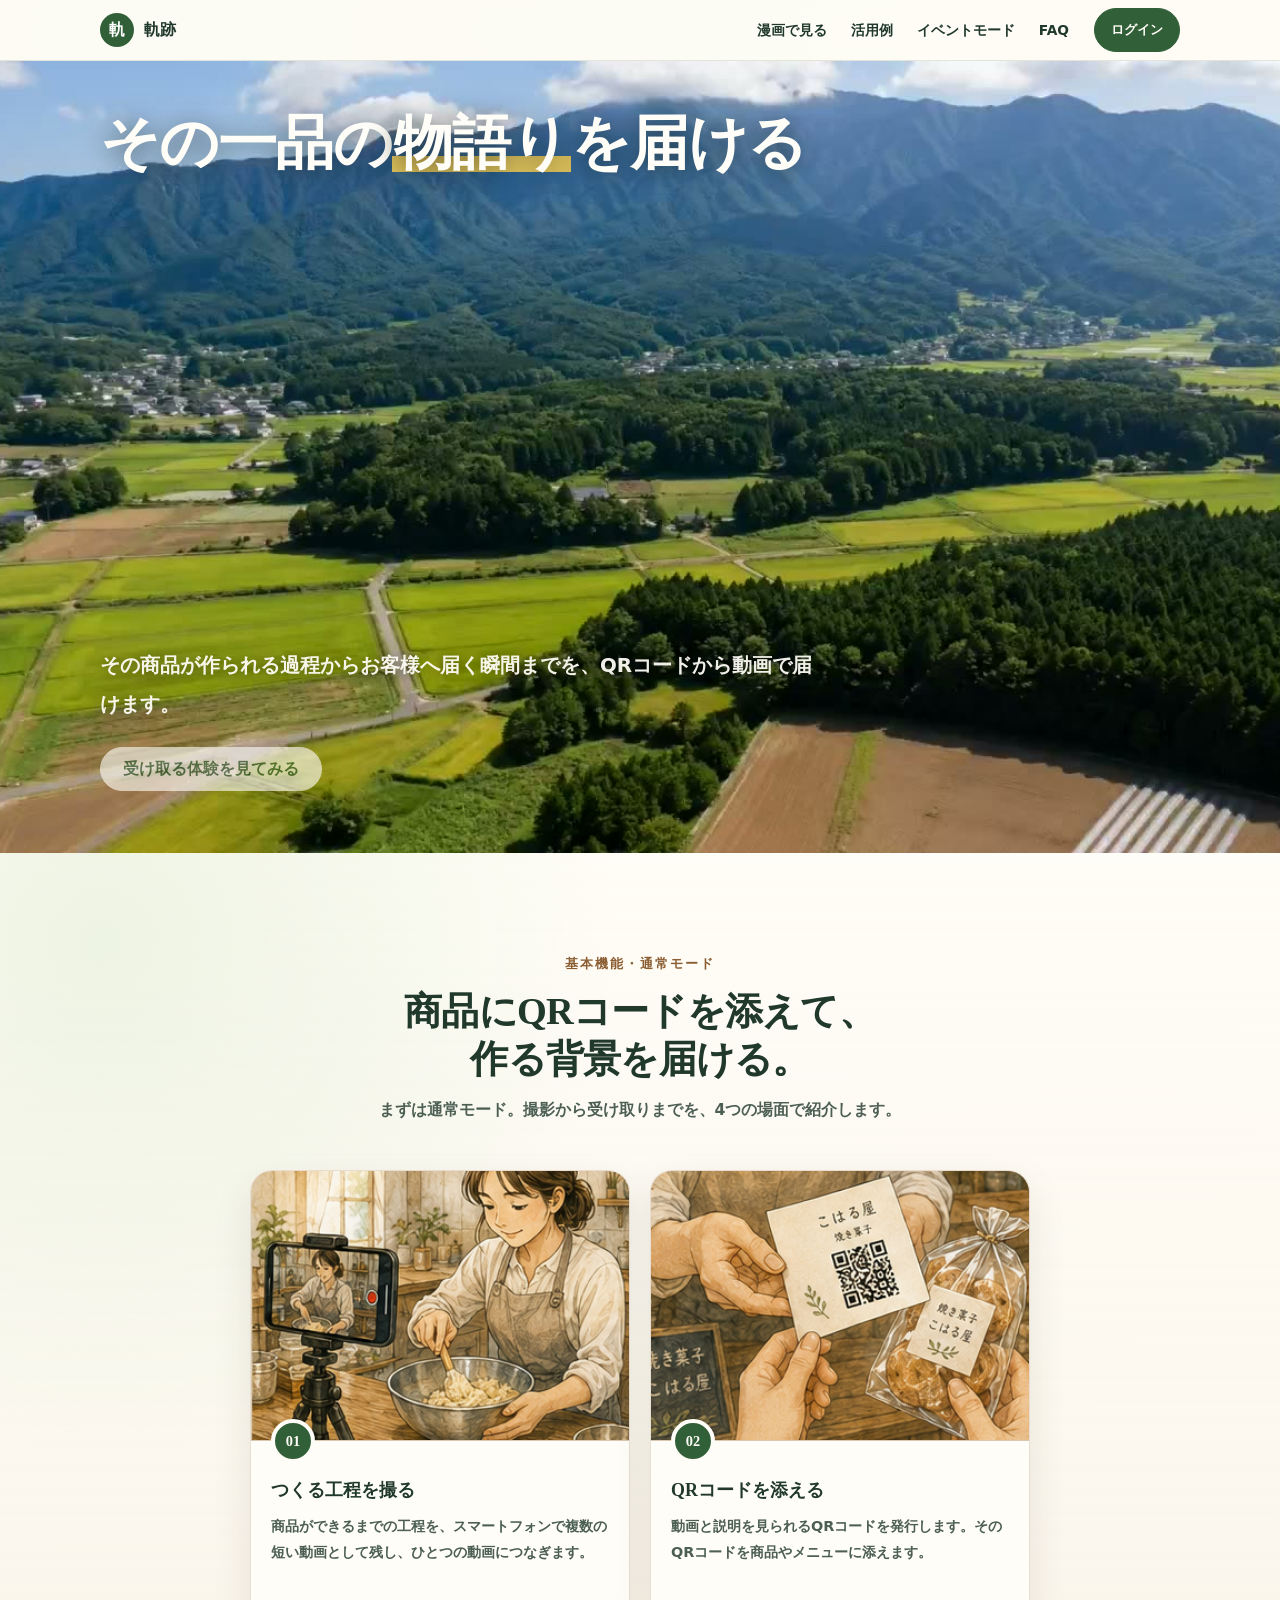
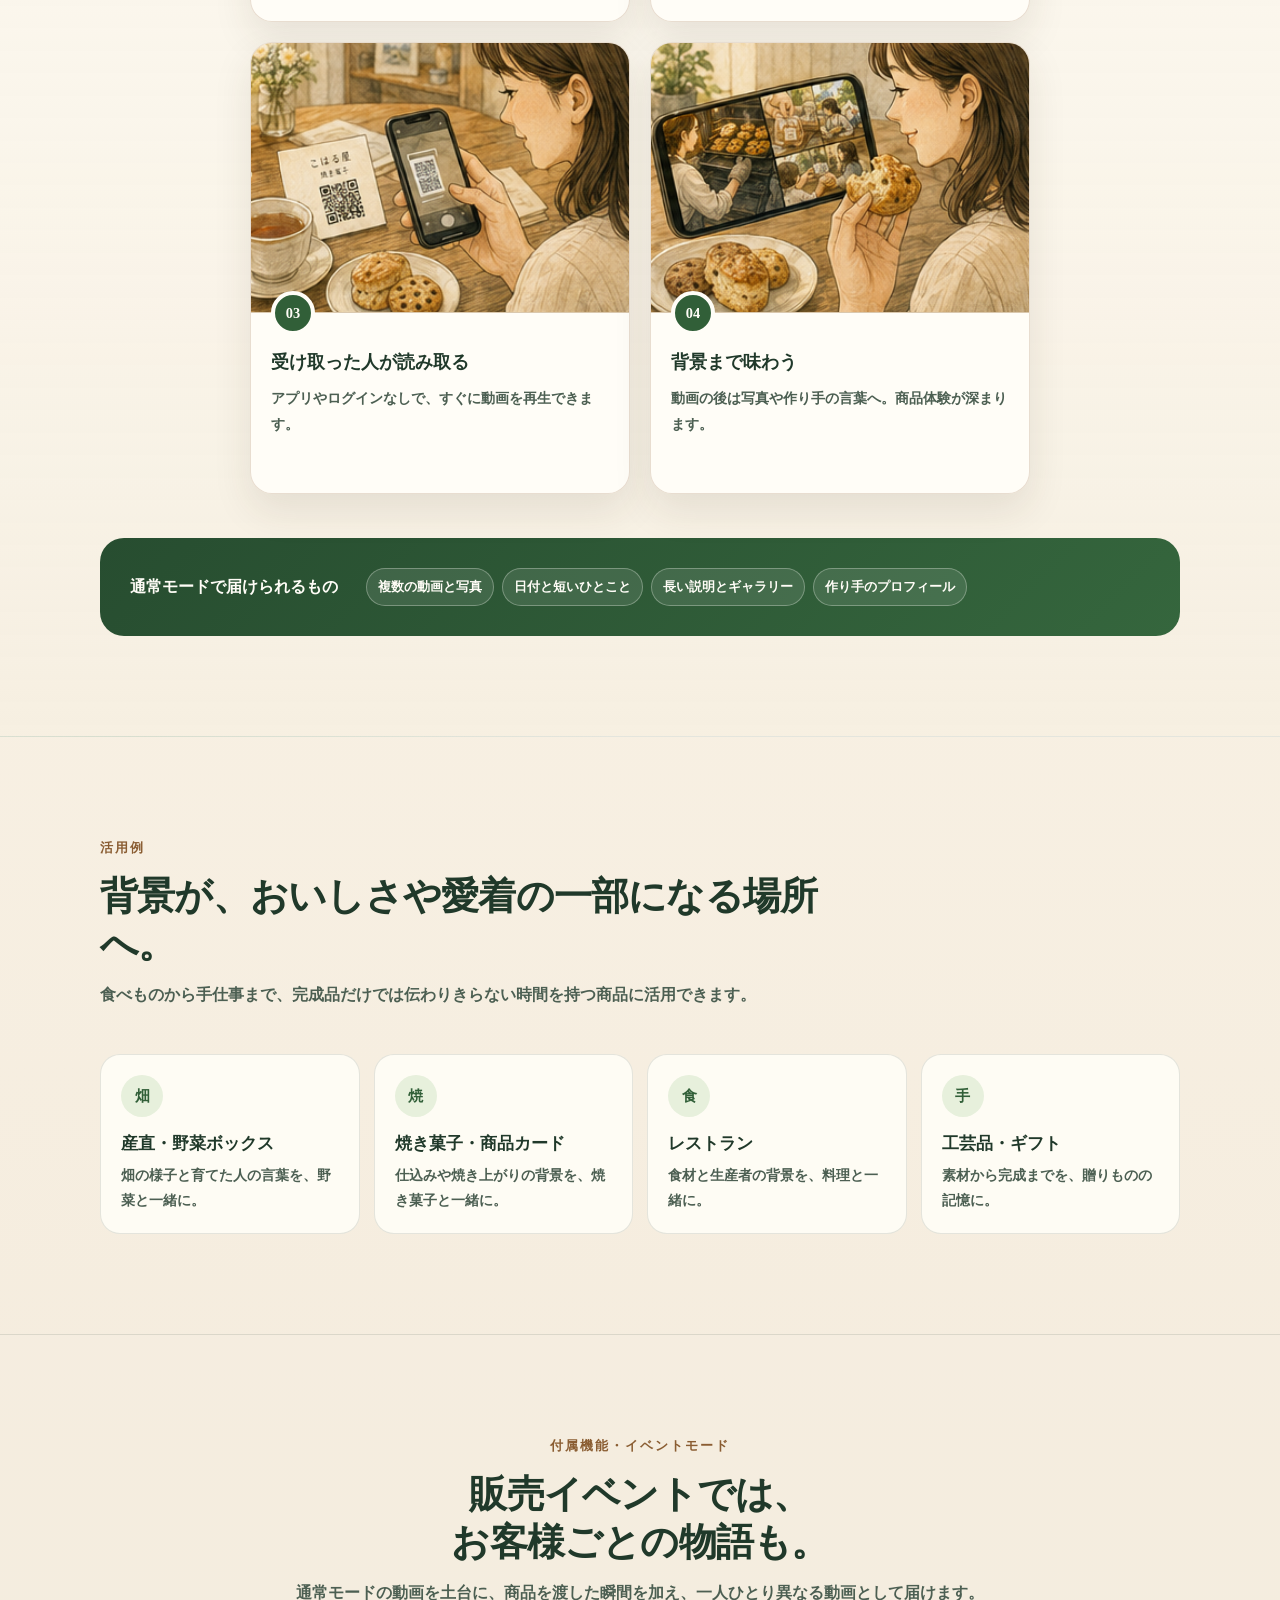
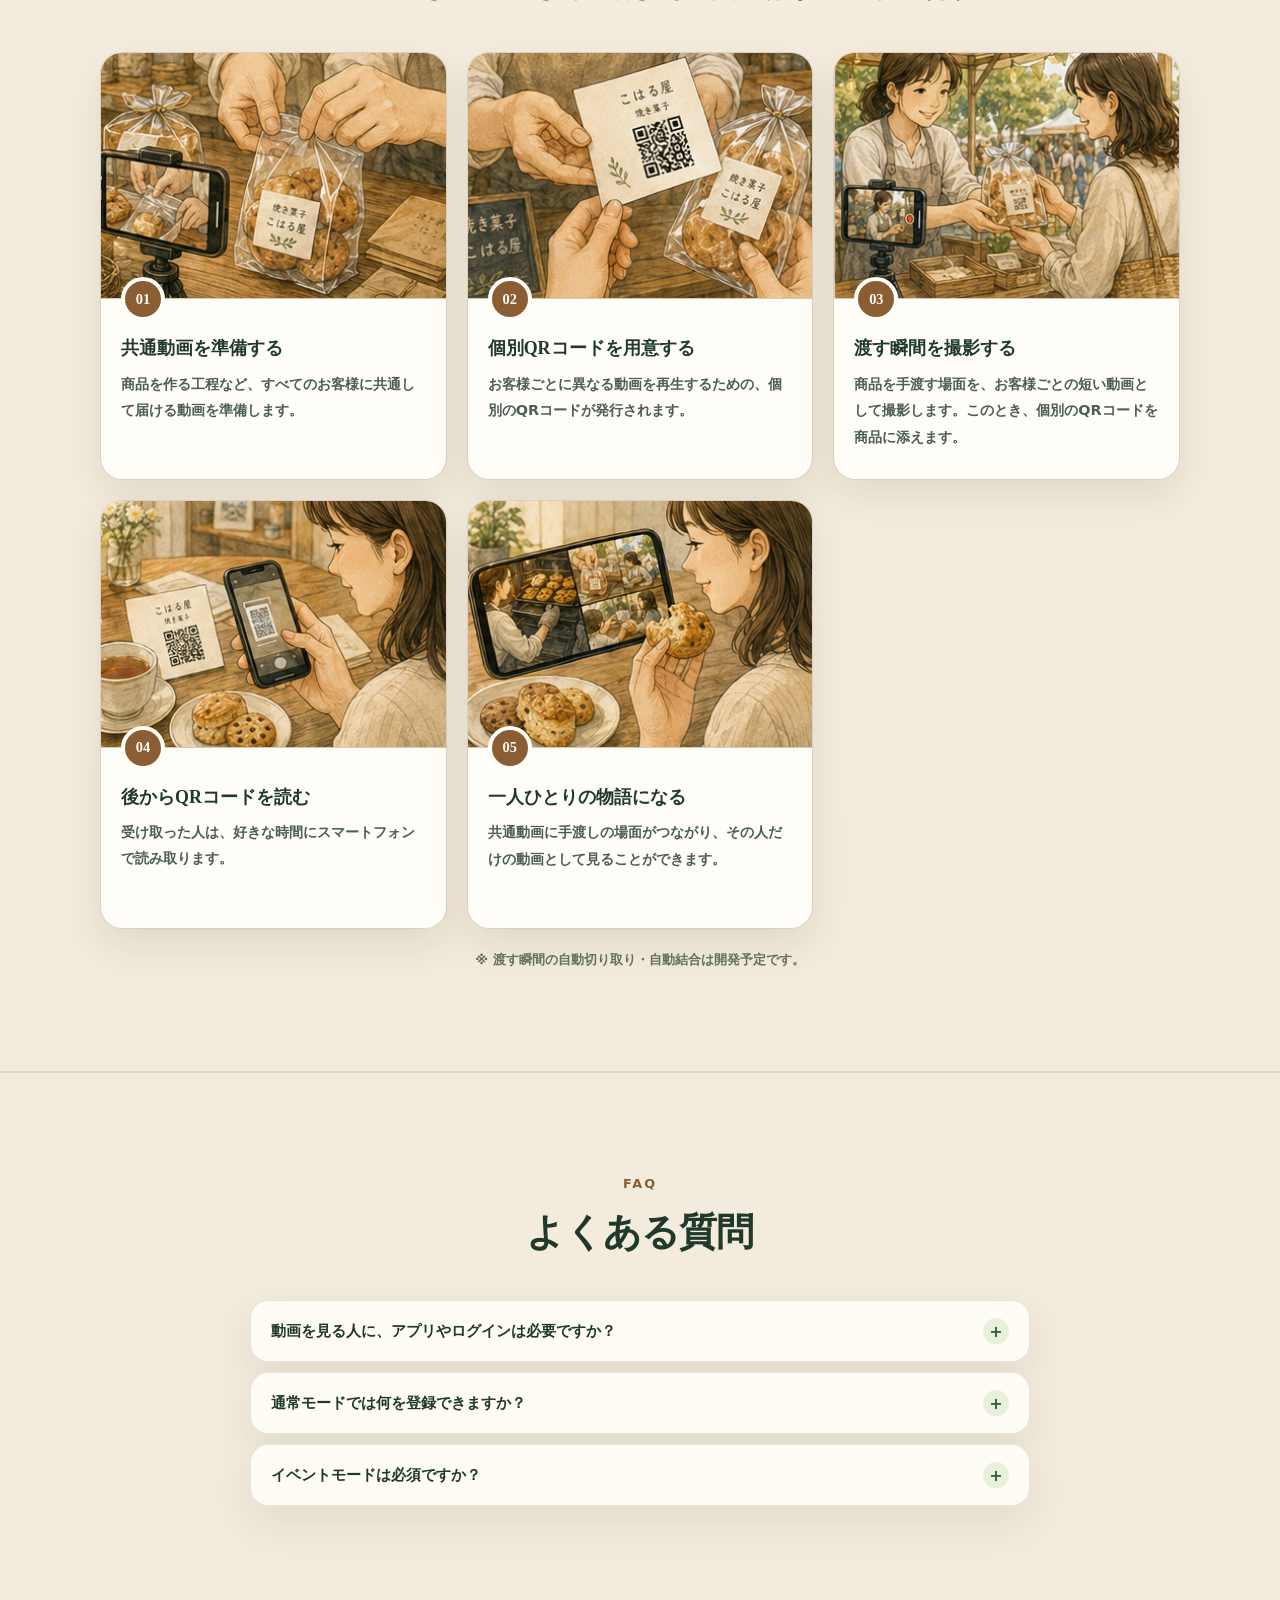
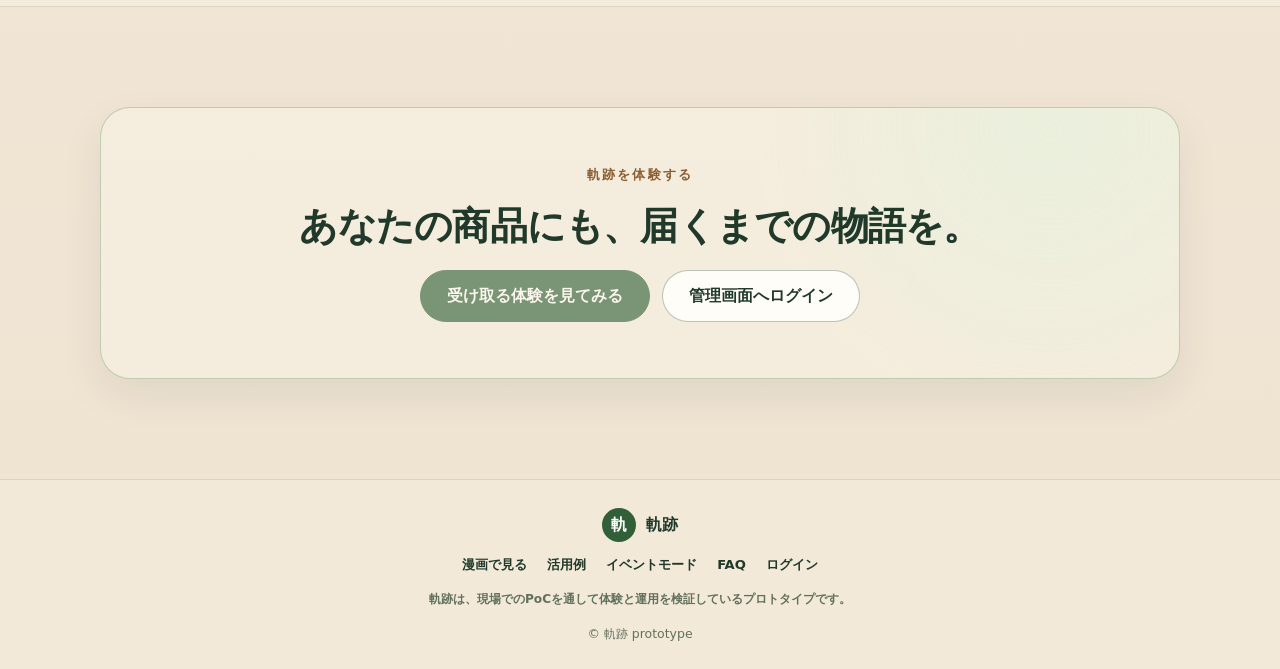
<file: index.html>
<!DOCTYPE html>
<html lang="ja" class="lp-root">
<head>
  <meta charset="UTF-8" />
  <meta name="viewport" content="width=device-width, initial-scale=1.0" />
  <title>軌跡 | その一品の物語りを届ける</title>
  <meta name="description" content="その商品が作られる過程からお客様へ届く瞬間までを、QRコードから動画で届けます。農産物、焼き菓子、料理、工芸品など、ひと品の背景を受け取る体験につなげます。" />
  <meta name="theme-color" content="#fffdf7" />
  <link rel="stylesheet" href="css/styles.css" />
</head>
<body class="lp-page">
  <a class="lp-skip" href="#lp-main">本文へスキップ</a>

  <header class="site-header">
    <div class="lp-header-inner">
      <a class="brand" href="index.html" aria-label="軌跡 トップページ">
        <span class="brand-mark" aria-hidden="true">軌</span>
        <span>軌跡</span>
      </a>
      <nav class="lp-nav" aria-label="ページ内リンク">
        <a href="#how-it-works">漫画で見る</a>
        <a href="#use-cases">活用例</a>
        <a href="#event-mode">イベントモード</a>
        <a href="#faq">FAQ</a>
      </nav>
      <a class="lp-button lp-button-primary lp-header-cta" href="login.html">ログイン</a>
    </div>
  </header>

  <main class="lp-main" id="lp-main" tabindex="-1">
    <section class="lp-hero" aria-labelledby="lp-hero-title">
      <video
        class="lp-hero-video"
        id="lp-hero-video"
        autoplay
        muted
        loop
        playsinline
        preload="auto"
        poster="assets/videos/hero-kiseki-poster.jpg"
        aria-hidden="true"
        tabindex="-1"
      >
        <source src="assets/videos/hero-kiseki-mixed-v2.mp4" type="video/mp4" />
      </video>
      <div class="lp-hero-heading">
        <h1 class="lp-hero-title" id="lp-hero-title">その一品の<br class="lp-hero-mobile-break" /><span class="lp-hero-emphasis">物語り</span>を届ける</h1>
      </div>
      <div class="lp-hero-inner">
        <p class="lp-hero-lead">その商品が作られる過程からお客様へ届く瞬間までを、QRコードから動画で届けます。</p>
        <div class="lp-actions">
          <button class="lp-button lp-button-light" type="button" disabled aria-label="受け取る体験を見てみる（現在利用できません）">
            受け取る体験を見てみる
          </button>
        </div>
      </div>
    </section>

    <section class="lp-section lp-manga-section" id="how-it-works" aria-labelledby="how-it-works-title">
      <div class="lp-shell">
        <div class="lp-section-head lp-center">
          <p class="lp-eyebrow">基本機能・通常モード</p>
          <h2 class="lp-h2" id="how-it-works-title">商品にQRコードを添えて、<br />作る背景を届ける。</h2>
          <p class="lp-copy">まずは通常モード。撮影から受け取りまでを、4つの場面で紹介します。</p>
        </div>

        <ol class="lp-manga-grid lp-manga-grid-normal" aria-label="通常モードの利用イメージ">
          <li class="lp-manga-card">
            <svg class="lp-manga-art" viewBox="22 184 340 252" preserveAspectRatio="xMidYMid slice" aria-hidden="true" focusable="false">
              <image href="assets/images/kiseki-manga-source.png" width="1536" height="1024" />
            </svg>
            <div class="lp-manga-copy">
              <span class="lp-manga-step">01</span>
              <h3>つくる工程を撮る</h3>
              <p>商品ができるまでの工程を、スマートフォンで複数の短い動画として残し、ひとつの動画につなぎます。</p>
            </div>
          </li>
          <li class="lp-manga-card">
            <svg class="lp-manga-art" viewBox="400 580 340 268" preserveAspectRatio="xMidYMid slice" aria-hidden="true" focusable="false">
              <image href="assets/images/kiseki-manga-source.png" width="1536" height="1024" />
            </svg>
            <div class="lp-manga-copy">
              <span class="lp-manga-step">02</span>
              <h3>QRコードを添える</h3>
              <p>動画と説明を見られるQRコードを発行します。そのQRコードを商品やメニューに添えます。</p>
            </div>
          </li>
          <li class="lp-manga-card">
            <svg class="lp-manga-art" viewBox="778 580 340 268" preserveAspectRatio="xMidYMid slice" aria-hidden="true" focusable="false">
              <image href="assets/images/kiseki-manga-source.png" width="1536" height="1024" />
            </svg>
            <div class="lp-manga-copy">
              <span class="lp-manga-step">03</span>
              <h3>受け取った人が読み取る</h3>
              <p>アプリやログインなしで、すぐに動画を再生できます。</p>
            </div>
          </li>
          <li class="lp-manga-card">
            <svg class="lp-manga-art" viewBox="1160 580 350 268" preserveAspectRatio="xMidYMid slice" aria-hidden="true" focusable="false">
              <image href="assets/images/kiseki-manga-source.png" width="1536" height="1024" />
            </svg>
            <div class="lp-manga-copy">
              <span class="lp-manga-step">04</span>
              <h3>背景まで味わう</h3>
              <p>動画の後は写真や作り手の言葉へ。商品体験が深まります。</p>
            </div>
          </li>
        </ol>

        <div class="lp-manga-summary" aria-label="通常モードで掲載できる内容">
          <strong>通常モードで届けられるもの</strong>
          <ul>
            <li>複数の動画と写真</li>
            <li>日付と短いひとこと</li>
            <li>長い説明とギャラリー</li>
            <li>作り手のプロフィール</li>
          </ul>
        </div>
      </div>
    </section>

    <section class="lp-section" id="use-cases" aria-labelledby="use-cases-title">
      <div class="lp-shell">
        <div class="lp-section-head">
          <p class="lp-eyebrow">活用例</p>
          <h2 class="lp-h2" id="use-cases-title">背景が、おいしさや愛着の一部になる場所へ。</h2>
          <p class="lp-copy">食べものから手仕事まで、完成品だけでは伝わりきらない時間を持つ商品に活用できます。</p>
        </div>
        <div class="lp-scene-grid">
          <article class="lp-scene">
            <span class="lp-scene-icon" aria-hidden="true">畑</span>
            <h3>産直・野菜ボックス</h3>
            <p>畑の様子と育てた人の言葉を、野菜と一緒に。</p>
          </article>
          <article class="lp-scene">
            <span class="lp-scene-icon" aria-hidden="true">焼</span>
            <h3>焼き菓子・商品カード</h3>
            <p>仕込みや焼き上がりの背景を、焼き菓子と一緒に。</p>
          </article>
          <article class="lp-scene">
            <span class="lp-scene-icon" aria-hidden="true">食</span>
            <h3>レストラン</h3>
            <p>食材と生産者の背景を、料理と一緒に。</p>
          </article>
          <article class="lp-scene">
            <span class="lp-scene-icon" aria-hidden="true">手</span>
            <h3>工芸品・ギフト</h3>
            <p>素材から完成までを、贈りものの記憶に。</p>
          </article>
        </div>
      </div>
    </section>

    <section class="lp-section lp-section-tint lp-event-manga-section" id="event-mode" aria-labelledby="event-mode-title">
      <div class="lp-shell">
        <div class="lp-section-head lp-center">
          <p class="lp-eyebrow">付属機能・イベントモード</p>
          <h2 class="lp-h2" id="event-mode-title">販売イベントでは、<br />お客様ごとの物語も。</h2>
          <p class="lp-copy">通常モードの動画を土台に、商品を渡した瞬間を加え、一人ひとり異なる動画として届けます。</p>
        </div>

        <ol class="lp-manga-grid lp-manga-grid-event" aria-label="イベントモードの利用イメージ">
          <li class="lp-manga-card">
            <svg class="lp-manga-art" viewBox="778 184 340 252" preserveAspectRatio="xMidYMid slice" aria-hidden="true" focusable="false">
              <image href="assets/images/kiseki-manga-source.png" width="1536" height="1024" />
            </svg>
            <div class="lp-manga-copy">
              <span class="lp-manga-step">01</span>
              <h3>共通動画を準備する</h3>
              <p>商品を作る工程など、すべてのお客様に共通して届ける動画を準備します。</p>
            </div>
          </li>
          <li class="lp-manga-card">
            <svg class="lp-manga-art" viewBox="400 580 340 268" preserveAspectRatio="xMidYMid slice" aria-hidden="true" focusable="false">
              <image href="assets/images/kiseki-manga-source.png" width="1536" height="1024" />
            </svg>
            <div class="lp-manga-copy">
              <span class="lp-manga-step">02</span>
              <h3>個別QRコードを用意する</h3>
              <p>お客様ごとに異なる動画を再生するための、個別のQRコードが発行されます。</p>
            </div>
          </li>
          <li class="lp-manga-card">
            <svg class="lp-manga-art" viewBox="22 580 340 268" preserveAspectRatio="xMidYMid slice" aria-hidden="true" focusable="false">
              <image href="assets/images/kiseki-manga-source.png" width="1536" height="1024" />
            </svg>
            <div class="lp-manga-copy">
              <span class="lp-manga-step">03</span>
              <h3>渡す瞬間を撮影する</h3>
              <p>商品を手渡す場面を、お客様ごとの短い動画として撮影します。このとき、個別のQRコードを商品に添えます。</p>
            </div>
          </li>
          <li class="lp-manga-card">
            <svg class="lp-manga-art" viewBox="778 580 340 268" preserveAspectRatio="xMidYMid slice" aria-hidden="true" focusable="false">
              <image href="assets/images/kiseki-manga-source.png" width="1536" height="1024" />
            </svg>
            <div class="lp-manga-copy">
              <span class="lp-manga-step">04</span>
              <h3>後からQRコードを読む</h3>
              <p>受け取った人は、好きな時間にスマートフォンで読み取ります。</p>
            </div>
          </li>
          <li class="lp-manga-card">
            <svg class="lp-manga-art" viewBox="1160 580 350 268" preserveAspectRatio="xMidYMid slice" aria-hidden="true" focusable="false">
              <image href="assets/images/kiseki-manga-source.png" width="1536" height="1024" />
            </svg>
            <div class="lp-manga-copy">
              <span class="lp-manga-step">05</span>
              <h3>一人ひとりの物語になる</h3>
              <p>共通動画に手渡しの場面がつながり、その人だけの動画として見ることができます。</p>
            </div>
          </li>
        </ol>

        <p class="lp-manga-note">※ 渡す瞬間の自動切り取り・自動結合は開発予定です。</p>
      </div>
    </section>

    <section class="lp-section lp-section-tint" id="faq" aria-labelledby="faq-title">
      <div class="lp-shell">
        <div class="lp-section-head lp-center">
          <p class="lp-eyebrow">FAQ</p>
          <h2 class="lp-h2" id="faq-title">よくある質問</h2>
        </div>
        <div class="lp-faq">
          <details>
            <summary><h3>動画を見る人に、アプリやログインは必要ですか？</h3></summary>
            <div class="lp-faq-a">
              <p>必要ありません。スマートフォンでQRコードを読み、ブラウザでそのまま動画や写真、説明、プロフィールを見られます。</p>
            </div>
          </details>
          <details>
            <summary><h3>通常モードでは何を登録できますか？</h3></summary>
            <div class="lp-faq-a">
              <p>複数の動画、写真、日付、短いひとこと、長い説明を登録できます。ギャラリーと作り手のプロフィールも一つの公開ページにまとめ、QRコードを発行します。</p>
            </div>
          </details>
          <details>
            <summary><h3>イベントモードは必須ですか？</h3></summary>
            <div class="lp-faq-a">
              <p>必須ではありません。基本は通常モードです。イベントモードは、お客様ごとの手渡し場面も加えたい対面販売向けの付属機能です。</p>
            </div>
          </details>
        </div>
      </div>
    </section>

    <section class="lp-section" id="final-cta" aria-labelledby="final-cta-title">
      <div class="lp-shell">
        <div class="lp-final-card">
          <p class="lp-eyebrow">軌跡を体験する</p>
          <h2 class="lp-h2" id="final-cta-title">あなたの商品にも、届くまでの物語を。</h2>
          <div class="lp-actions">
            <button class="lp-button lp-button-primary" type="button" disabled aria-label="受け取る体験を見てみる（現在利用できません）">
              受け取る体験を見てみる
            </button>
            <a class="lp-button lp-button-outline" href="login.html">管理画面へログイン</a>
          </div>
        </div>
      </div>
    </section>

    <footer class="lp-footer">
      <div class="lp-footer-inner">
        <a class="brand" href="#lp-main"><span class="brand-mark" aria-hidden="true">軌</span><span>軌跡</span></a>
        <nav class="lp-footer-nav" aria-label="フッターリンク">
          <a href="#how-it-works">漫画で見る</a>
          <a href="#use-cases">活用例</a>
          <a href="#event-mode">イベントモード</a>
          <a href="#faq">FAQ</a>
          <a href="login.html">ログイン</a>
        </nav>
        <p class="lp-footer-note">軌跡は、現場でのPoCを通して体験と運用を検証しているプロトタイプです。</p>
        <p class="lp-footer-copy">© 軌跡 prototype</p>
      </div>
    </footer>
  </main>

  <script src="js/landing.js" defer></script>

</body>
</html>
</file>
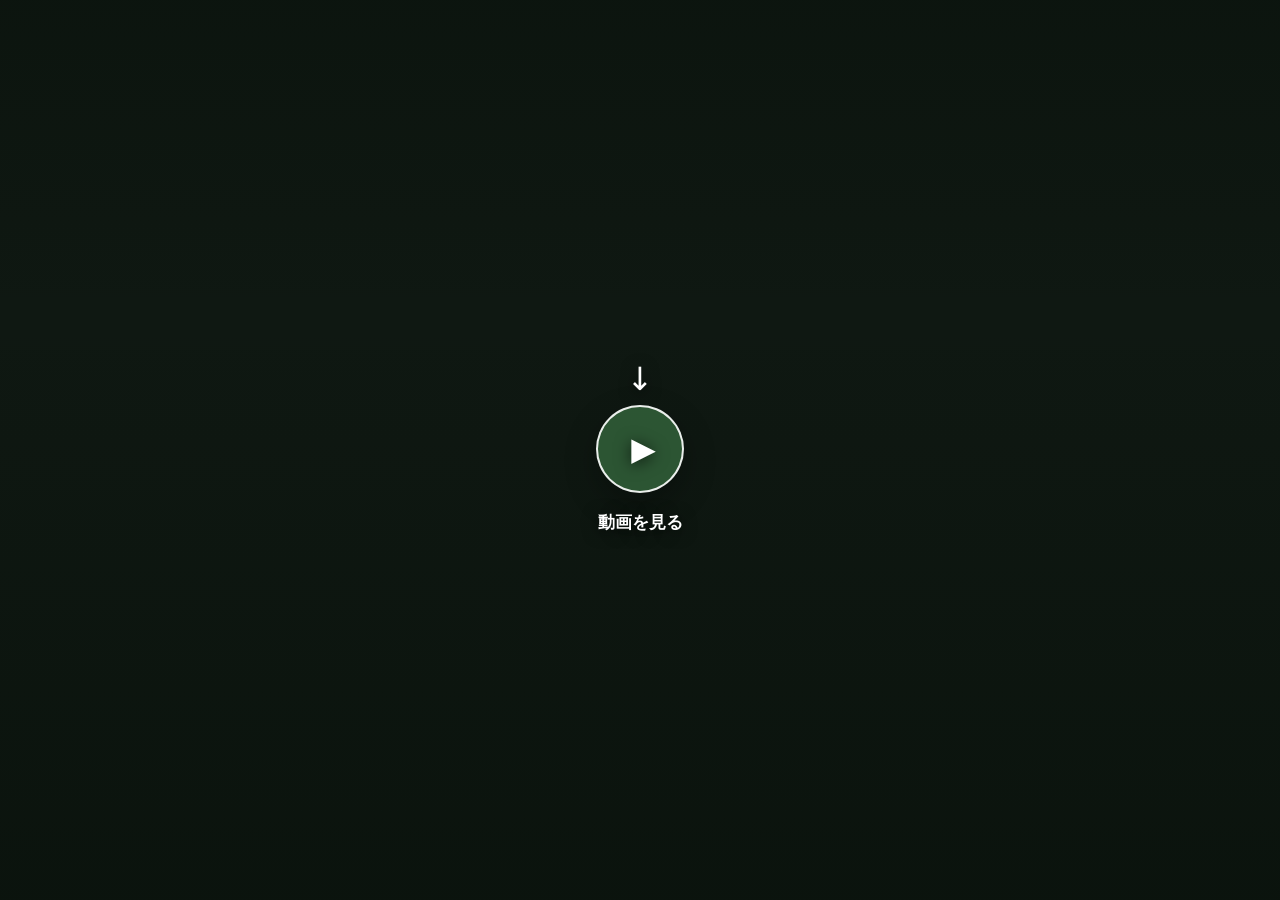
<file: event.html>
<!DOCTYPE html>
<html lang="ja">
<head><meta charset="UTF-8" /><meta name="viewport" content="width=device-width, initial-scale=1.0" /><title>軌跡</title><link rel="stylesheet" href="css/styles.css" /></head>
<body data-event-public class="harvest-public-page">
  <main class="app-shell event-public-main">
    <section class="event-public-first-view" data-event-public-view>
      <video playsinline preload="metadata" data-event-public-video></video>
      <div class="event-public-overlay" data-event-public-overlay hidden></div>
      <button class="public-video-start" type="button" data-event-public-start>
        <span class="public-video-guide">↓</span><span class="public-video-play-icon">▶</span><strong>動画を見る</strong>
      </button>
    </section>
    <section class="event-public-story">
      <h1 data-event-public-title>動画を準備しています</h1>
      <p class="public-story-meta" data-event-public-note></p>
      <p class="status" data-event-public-status role="status">読み込み中です。</p>
    </section>
  </main>
  <script src="js/event.js"></script>
</body>
</html>
</file>
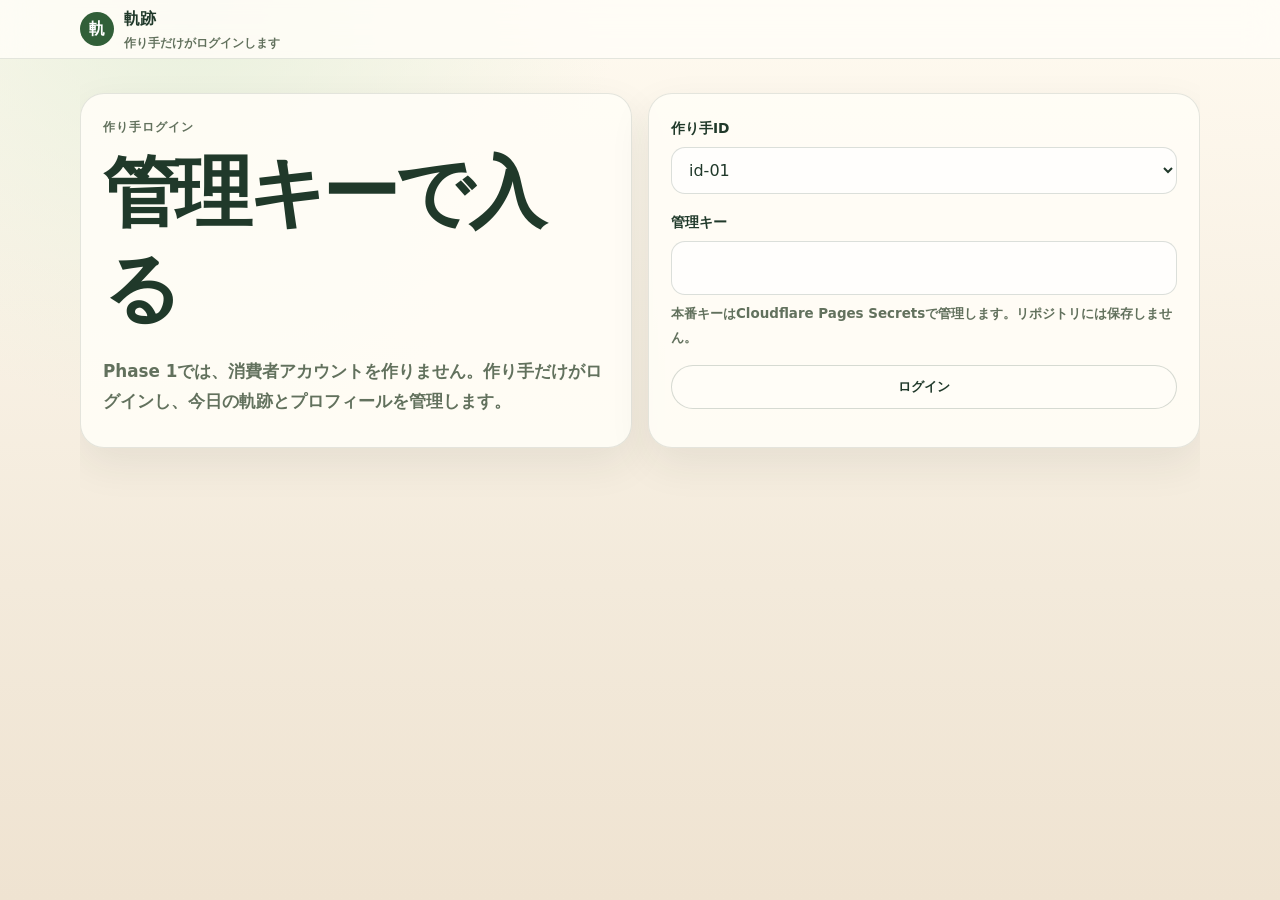
<file: login.html>
<!DOCTYPE html>
<html lang="ja">
<head>
  <meta charset="UTF-8" />
  <meta name="viewport" content="width=device-width, initial-scale=1.0" />
  <title>作り手ログイン | 軌跡</title>
  <link rel="stylesheet" href="css/styles.css" />
</head>
<body>
  <header class="site-header">
    <div class="app-shell header-inner">
      <a class="brand" href="index.html"><span class="brand-mark">軌</span><span>軌跡<small>作り手だけがログインします</small></span></a>
    </div>
  </header>
  <main class="app-shell">
    <section class="section grid-2">
      <div class="form-card">
        <p class="eyebrow">作り手ログイン</p>
        <h1>管理キーで入る</h1>
        <p class="lead">Phase 1では、消費者アカウントを作りません。作り手だけがログインし、今日の軌跡とプロフィールを管理します。</p>
      </div>
      <form class="form-card form-grid" data-login-form>
        <div class="field">
          <label for="farmId">作り手ID</label>
          <select id="farmId" name="farmId" required>
            <option value="id-01">id-01</option>
            <option value="id-02">id-02</option>
            <option value="id-03">id-03</option>
            <option value="id-04">id-04</option>
            <option value="id-05">id-05</option>
          </select>
        </div>
        <div class="field">
          <label for="adminKey">管理キー</label>
          <input id="adminKey" name="adminKey" type="password" autocomplete="current-password" required />
          <p class="field-note">本番キーはCloudflare Pages Secretsで管理します。リポジトリには保存しません。</p>
        </div>
        <button class="button primary-button" type="submit">ログイン</button>
        <p class="status" data-login-status role="status"></p>
      </form>
    </section>
  </main>
  <script src="js/auth.js"></script>
  <script src="js/main.js"></script>
</body>
</html>
</file>
<file: css/styles.css>
:root {
  --ink: #20392a;
  --leaf: #315f38;
  --leaf-soft: #e7f0dc;
  --earth: #8a5d32;
  --muted: #62715d;
  --paper: #fffdf7;
  --cream: #f6efe1;
  --line: rgba(32, 57, 42, .12);
  --shadow: 0 16px 42px rgba(32, 57, 42, .08);
}

* { box-sizing: border-box; }

html {
  height: 100%;
  background: #efe3d1;
  overflow: hidden;
  overscroll-behavior: none;
}

@supports not (height: 100dvh) {
  body { height: 100vh; }
}

body {
  position: fixed;
  inset: 0;
  display: flex;
  flex-direction: column;
  width: 100%;
  height: 100dvh;
  min-height: 0;
  margin: 0;
  color: var(--ink);
  background:
    radial-gradient(circle at 15% 0%, rgba(231, 240, 220, .9), transparent 30%),
    linear-gradient(180deg, #fffaf0, #f3eadb 65%, #efe3d1);
  background-color: #efe3d1;
  font-family: system-ui, -apple-system, BlinkMacSystemFont, "Segoe UI", sans-serif;
  line-height: 1.75;
  overflow: hidden;
  overscroll-behavior: none;
}

.site-header {
  flex: 0 0 auto;
}

main.app-shell {
  flex: 1 1 auto;
  min-height: 0;
  overflow-y: auto;
  overscroll-behavior-y: contain;
  -webkit-overflow-scrolling: touch;
  padding-bottom: max(18px, env(safe-area-inset-bottom));
}

a { color: inherit; }

.app-shell {
  width: min(1120px, calc(100% - 32px));
  margin: 0 auto;
}

.site-header {
  position: sticky;
  top: 0;
  z-index: 5;
  backdrop-filter: blur(16px);
  background: rgba(255, 253, 247, .86);
  border-bottom: 1px solid var(--line);
}

.header-inner {
  min-height: 58px;
  display: flex;
  align-items: center;
  justify-content: space-between;
  gap: 20px;
}

.brand {
  display: inline-flex;
  align-items: center;
  gap: 10px;
  text-decoration: none;
  font-size: 1.02rem;
  font-weight: 900;
}

.brand-mark {
  display: inline-grid;
  width: 34px;
  height: 34px;
  place-items: center;
  border-radius: 50%;
  background: var(--leaf);
  color: white;
}

.brand small {
  display: block;
  color: var(--muted);
  font-size: .72rem;
  font-weight: 800;
}

.main-nav {
  display: flex;
  flex-wrap: wrap;
  justify-content: flex-end;
  gap: 14px;
  font-size: .86rem;
  font-weight: 850;
}

.main-nav a,
.main-nav button {
  border: 0;
  background: transparent;
  color: var(--ink);
  cursor: pointer;
  font: inherit;
  text-decoration: none;
}

.section {
  margin: 34px 0;
}

.hero {
  position: relative;
  display: flex;
  align-items: flex-end;
  overflow: hidden;
  min-height: 440px;
  margin: 26px 0 14px;
  padding: clamp(22px, 4vw, 44px);
  border-radius: 30px;
  background:
    radial-gradient(circle at 76% 22%, rgba(255,253,247,.62), transparent 18%),
    linear-gradient(180deg, #d7e3cc 0 34%, #aabd8a 34% 48%, #6f8a57 48% 68%, #395f3e 68% 100%);
  box-shadow: var(--shadow);
}

.hero-video {
  position: absolute;
  inset: 0;
  z-index: 0;
  width: 100%;
  height: 100%;
  object-fit: cover;
}

.hero::before,
.hero::after {
  content: "";
  position: absolute;
  inset: 0;
  z-index: 0;
  pointer-events: none;
}

.hero::before {
  background:
    linear-gradient(90deg, rgba(32,57,42,.48), rgba(32,57,42,.12) 58%, rgba(32,57,42,.26)),
    linear-gradient(180deg, rgba(255,253,247,.06), rgba(32,57,42,.32));
}

.hero::after {
  background: radial-gradient(circle at 22% 28%, rgba(255,253,247,.42), transparent 26%);
}

.hero-card,
.card,
.form-card,
.consumer-card {
  border: 1px solid var(--line);
  border-radius: 24px;
  background: rgba(255, 253, 247, .9);
  box-shadow: var(--shadow);
}

.hero-card {
  position: relative;
  z-index: 1;
  width: min(540px, 100%);
  padding: clamp(22px, 3.4vw, 36px);
  background: rgba(255, 253, 247, .76);
  box-shadow: 0 12px 30px rgba(32, 57, 42, .08);
  backdrop-filter: blur(9px);
}

.eyebrow {
  margin: 0 0 8px;
  color: var(--earth);
  font-size: .78rem;
  font-weight: 900;
  letter-spacing: .08em;
}

h1, h2, h3 {
  margin: 0;
  color: var(--ink);
  font-family: "Yu Mincho", "Hiragino Mincho ProN", serif;
  line-height: 1.25;
}

h1 { font-size: clamp(2.3rem, 6vw, 5rem); letter-spacing: -.06em; }
h2 { font-size: clamp(1.45rem, 3vw, 2.2rem); }
h3 { font-size: 1.2rem; }

.hero h1 {
  font-size: clamp(2.15rem, 3.8vw, 3rem);
  letter-spacing: -.05em;
}

.no-break {
  white-space: nowrap;
}

.lead {
  margin: 18px 0 0;
  color: var(--muted);
  font-size: 1.05rem;
  font-weight: 760;
  line-height: 1.8;
}

.hero .lead {
  color: #40533d;
}

.hero .button {
  min-height: 42px;
  padding: 0 16px;
}


.grid-3 {
  display: grid;
  grid-template-columns: repeat(3, minmax(0, 1fr));
  gap: 16px;
}

.grid-2 {
  display: grid;
  grid-template-columns: repeat(2, minmax(0, 1fr));
  gap: 16px;
}

.card,
.form-card,
.consumer-card {
  padding: 22px;
}

.card p,
.form-card p,
.consumer-card p {
  color: var(--muted);
  font-weight: 720;
}

.button,
button.button {
  display: inline-flex;
  min-height: 44px;
  align-items: center;
  justify-content: center;
  gap: 8px;
  padding: 0 18px;
  border: 1px solid rgba(32,57,42,.18);
  border-radius: 999px;
  background: var(--paper);
  color: var(--ink);
  cursor: pointer;
  font-weight: 900;
  text-decoration: none;
}

.primary-button {
  border-color: var(--leaf);
  background: var(--leaf);
  color: white;
}


.danger-button {
  border-color: rgba(155, 76, 34, .28);
  background: #fff7ef;
  color: #8c3f1f;
}

.harvest-edit-actions {
  margin-top: 8px;
}

.button[disabled] {
  cursor: not-allowed;
  opacity: .55;
}

.actions {
  display: flex;
  flex-wrap: wrap;
  gap: 10px;
  margin-top: 20px;
}

.form-grid,
.harvest-admin-form {
  display: grid;
  gap: 16px;
}

.field {
  display: grid;
  gap: 7px;
}

label {
  color: var(--ink);
  font-size: .86rem;
  font-weight: 900;
}

input,
textarea,
select {
  width: 100%;
  border: 1px solid rgba(32,57,42,.16);
  border-radius: 14px;
  background: rgba(255,255,255,.72);
  padding: 12px 13px;
  color: var(--ink);
  font: inherit;
}

textarea { min-height: 120px; resize: vertical; }

.note,
.status,
.field-note,
.harvest-field-note {
  margin: 0;
  color: var(--muted);
  font-size: .84rem;
  font-weight: 730;
}

.status.is-error { color: #9b4c22; }
.status.is-success { color: var(--leaf); }

.status:not(:empty) {
  padding: 10px 12px;
  border: 1px solid rgba(42, 74, 50, .12);
  border-radius: 14px;
  background: rgba(255, 253, 247, .82);
  font-weight: 800;
}

.status.is-error:not(:empty) {
  border-color: rgba(155, 76, 34, .22);
  background: #fff7ef;
}

.status.is-success:not(:empty) {
  border-color: rgba(45, 111, 66, .22);
  background: rgba(232, 243, 224, .82);
}

.harvest-admin-form.is-saving {
  box-shadow: 0 0 0 3px rgba(45, 111, 66, .08), var(--shadow);
}

.dashboard-list,
.records-list,
.analytics-table-wrap {
  margin-top: 16px;
}

.records-list {
  display: grid;
  gap: 10px;
}

.record-row {
  display: grid;
  grid-template-columns: minmax(0, 1fr) auto;
  gap: 12px;
  align-items: center;
  padding: 14px;
  border: 1px solid var(--line);
  border-radius: 16px;
  background: rgba(255,253,247,.74);
}

.video-box {
  overflow: hidden;
  border-radius: 20px;
  background: #17241b;
}

.video-box video,
.preview-video,
.harvest-admin-preview-video {
  width: 100%;
  max-height: 70vh;
  display: block;
  background: #17241b;
}

.photo-grid,
.harvest-photo-preview-grid {
  display: grid;
  grid-template-columns: repeat(3, minmax(0, 1fr));
  gap: 10px;
}

.photo-grid img,
.harvest-photo-preview-grid img {
  width: 100%;
  aspect-ratio: 1;
  object-fit: cover;
  border-radius: 14px;
}

.harvest-composer-list {
  display: grid;
  gap: 10px;
  margin-top: 12px;
}

.composer-clip {
  display: grid;
  grid-template-columns: 86px minmax(0, 1fr) auto;
  gap: 12px;
  align-items: center;
  padding: 10px;
  border: 1px solid var(--line);
  border-radius: 16px;
  background: rgba(255,253,247,.74);
}

.composer-clip video {
  width: 86px;
  aspect-ratio: 9 / 16;
  object-fit: cover;
  border-radius: 12px;
  background: #17241b;
}

.composer-clip-actions {
  display: flex;
  flex-wrap: wrap;
  gap: 6px;
}

.composer-clip-actions button,
.small-button {
  min-height: 34px;
  padding: 0 10px;
  border-radius: 999px;
  border: 1px solid var(--line);
  background: var(--paper);
  color: var(--ink);
  font-weight: 850;
}

.harvest-composer-progress progress {
  width: 100%;
}

.harvest-composer-result-meta {
  display: grid;
  grid-template-columns: repeat(3, minmax(0, 1fr));
  gap: 8px;
}

.harvest-composer-result-meta div {
  padding: 10px;
  border-radius: 14px;
  background: var(--leaf-soft);
}

.harvest-composer-result-meta dt {
  color: var(--muted);
  font-size: .72rem;
  font-weight: 900;
}

.harvest-composer-result-meta dd {
  margin: 0;
  color: var(--ink);
  font-weight: 900;
}

.harvest-composer-dev pre {
  overflow-x: auto;
  padding: 12px;
  border-radius: 14px;
  background: #1f2d23;
  color: #edf6e8;
}

.qr-box {
  display: grid;
  gap: 12px;
  justify-items: start;
  margin-top: 16px;
}

.qr-box canvas {
  max-width: 260px;
  width: 100%;
  height: auto;
  padding: 12px;
  border-radius: 18px;
  background: white;
}

table {
  width: 100%;
  border-collapse: collapse;
  overflow: hidden;
  border-radius: 16px;
  background: rgba(255,253,247,.86);
}

th,
td {
  padding: 10px;
  border-bottom: 1px solid var(--line);
  text-align: left;
  font-size: .86rem;
}

.site-footer {
  flex: 0 0 auto;
  margin: 10px 0 max(10px, env(safe-area-inset-bottom));
  color: var(--muted);
  font-size: .8rem;
  text-align: center;
}

@media (max-width: 760px) {
  .app-shell { width: min(calc(100% - 24px), 640px); }
  .header-inner { align-items: center; flex-direction: row; min-height: 52px; padding: 7px 0; }
  .brand { flex: 0 0 auto; }
  .main-nav {
    flex: 1 1 auto;
    min-width: 0;
    justify-content: flex-start;
    flex-wrap: nowrap;
    gap: 10px;
    overflow-x: auto;
    white-space: nowrap;
    font-size: .76rem;
    scrollbar-width: none;
    -webkit-overflow-scrolling: touch;
  }
  .main-nav::-webkit-scrollbar { display: none; }
  .grid-2,
  .grid-3 { grid-template-columns: 1fr; }
  .section { margin: 18px 0; }
  .hero { min-height: 350px; margin: 18px 0 12px; padding: 16px; border-radius: 24px; }
  .hero-card { width: min(100%, 360px); padding: 18px; border-radius: 20px; background: rgba(255, 253, 247, .74); }
  .hero h1 { font-size: clamp(1.75rem, 9vw, 2.35rem); line-height: 1.14; }
  .hero .lead { margin-top: 11px; font-size: .92rem; line-height: 1.72; }
  .hero .actions { margin-top: 14px; }
  .hero .button { min-height: 40px; padding: 0 15px; }
  .record-row,
  .composer-clip { grid-template-columns: 1fr; }
  .composer-clip video { width: 100%; max-height: 220px; aspect-ratio: 16 / 9; }
  .photo-grid,
  .harvest-photo-preview-grid,
  .harvest-composer-result-meta { grid-template-columns: 1fr; }
  .public-profile-shell { gap: 13px; }
  .public-profile-hero-image,
  .public-profile-hero-image img { min-height: 230px; }
  .public-profile-hero-copy,
  .public-profile-card { padding: 19px; }
  .public-profile-video-link { grid-template-columns: 78px minmax(0, 1fr); }
  .public-profile-video-link b { display: none; }
  .public-profile-video-thumb { width: 78px; height: 64px; }
  .public-profile-info-card dl div { grid-template-columns: 1fr; gap: 4px; }
  table { display: block; overflow-x: auto; }
}

.profile-cover {
  width: 100%;
  max-height: 320px;
  object-fit: cover;
  border-radius: 20px;
  margin-bottom: 18px;
}

.profile-public-page .app-shell {
  width: min(calc(100% - 28px), 760px);
}

.profile-public-page main.app-shell {
  padding-bottom: 34px;
}

.profile-public-page .consumer-card {
  border: 0;
  background: transparent;
  box-shadow: none;
  padding: 0;
}

.public-profile-shell {
  display: grid;
  gap: 16px;
  width: min(100%, 720px);
  margin: 0 auto;
}

.public-profile-hero-card,
.public-profile-card {
  overflow: hidden;
  border: 1px solid rgba(32,57,42,.1);
  border-radius: 24px;
  background: rgba(255,253,247,.9);
  box-shadow: 0 12px 30px rgba(32,57,42,.07);
}

.public-profile-hero-image {
  min-height: 250px;
  background: #d9dfcc;
}

.public-profile-hero-image img {
  width: 100%;
  height: 100%;
  min-height: 250px;
  object-fit: cover;
  display: block;
}

.public-profile-hero-copy,
.public-profile-card {
  padding: 22px;
}

.public-profile-hero-copy h1 {
  margin: 6px 0 8px;
  color: var(--ink);
  font-family: "Yu Mincho", "Hiragino Mincho ProN", serif;
  font-size: clamp(2rem, 8vw, 3rem);
  line-height: 1.12;
  letter-spacing: -.04em;
}

.public-profile-hero-copy p,
.public-profile-card p {
  margin: 0;
  color: var(--muted);
  font-size: .92rem;
  line-height: 1.9;
  font-weight: 700;
}

.public-profile-area {
  color: var(--earth) !important;
  font-size: .88rem !important;
  font-weight: 900 !important;
  margin-bottom: 12px !important;
}

.public-profile-card h2 {
  margin: 4px 0 12px;
  color: var(--ink);
  font-family: "Yu Mincho", "Hiragino Mincho ProN", serif;
  font-size: 1.45rem;
  line-height: 1.35;
}

.public-profile-video-link {
  display: grid;
  grid-template-columns: 92px minmax(0, 1fr) auto;
  gap: 13px;
  align-items: center;
  padding: 10px;
  border: 1px solid rgba(32,57,42,.12);
  border-radius: 18px;
  background: rgba(255,255,255,.66);
  text-decoration: none;
}

.public-profile-video-thumb {
  position: relative;
  overflow: hidden;
  display: grid;
  width: 92px;
  height: 72px;
  place-items: center;
  border-radius: 14px;
  background: linear-gradient(135deg, rgba(49,95,56,.18), rgba(138,93,50,.16));
  color: var(--leaf);
  font-weight: 900;
}

.public-profile-video-thumb img,
.public-profile-video-thumb video {
  width: 100%;
  height: 100%;
  object-fit: cover;
  display: block;
}

.public-profile-video-placeholder {
  display: grid;
  width: 34px;
  height: 34px;
  place-items: center;
  border-radius: 50%;
  background: rgba(255,253,247,.9);
}

.public-profile-video-link small {
  display: block;
  color: var(--earth);
  font-size: .72rem;
  font-weight: 900;
}

.public-profile-video-link strong {
  display: block;
  color: var(--ink);
  font-size: 1rem;
  line-height: 1.45;
}

.public-profile-video-link em {
  display: block;
  margin-top: 3px;
  color: var(--muted);
  font-size: .8rem;
  font-style: normal;
  font-weight: 700;
  line-height: 1.55;
}

.public-profile-trace-card {
  background:
    radial-gradient(circle at 94% 10%, rgba(231,240,220,.72), transparent 26%),
    rgba(255,253,247,.9);
}

.public-profile-story-card > p:not(.eyebrow) {
  white-space: pre-line;
}

.public-profile-info-card dl {
  display: grid;
  gap: 0;
  margin: 12px 0 0;
  border-top: 1px solid rgba(32,57,42,.1);
}

.public-profile-info-card dl div {
  display: grid;
  grid-template-columns: 82px minmax(0, 1fr);
  gap: 12px;
  padding: 11px 0;
  border-bottom: 1px solid rgba(32,57,42,.08);
}

.public-profile-info-card dt {
  color: var(--muted);
  font-size: .75rem;
  font-weight: 900;
}

.public-profile-info-card dd {
  margin: 0;
  color: var(--ink);
  font-size: .86rem;
  font-weight: 800;
  line-height: 1.7;
  overflow-wrap: anywhere;
}

.public-profile-info-card dd a {
  border-bottom: 1px solid rgba(32,57,42,.22);
}

.public-profile-link-list {
  display: grid;
  gap: 9px;
  margin-top: 16px;
}

.public-profile-link-chip {
  display: flex;
  min-height: 46px;
  align-items: center;
  justify-content: space-between;
  gap: 10px;
  padding: 0 14px;
  border: 1px solid rgba(32,57,42,.12);
  border-radius: 14px;
  background: rgba(255,255,255,.68);
  color: var(--ink);
  font-size: .86rem;
  font-weight: 900;
  text-decoration: none;
}

.public-gallery { margin-top: 24px; }
.public-photo-link { padding: 0; border: 0; background: transparent; cursor: zoom-in; }
.public-photo-link img { display: block; }

.harvest-public-page main.app-shell {
  width: 100%;
  padding: 0;
  scroll-behavior: smooth;
}

.harvest-public-page .consumer-card {
  margin: 0;
  padding: 0;
  border: 0;
  border-radius: 0;
  background: transparent;
  box-shadow: none;
}

.public-video-title-bar {
  display: flex;
  width: min(calc(100% - 28px), 720px);
  min-height: 76px;
  align-items: center;
  margin: 0 auto;
  padding: max(12px, env(safe-area-inset-top)) 0 12px;
}

.public-video-title-bar h1,
.public-story > h1 {
  width: 100%;
  overflow: hidden;
  margin: 0;
  color: var(--ink);
  font-weight: 800;
  line-height: 1.12;
  letter-spacing: -.05em;
  white-space: nowrap;
}

.public-video-first-view {
  position: relative;
  width: 100%;
  height: calc(100vh - 76px);
  height: calc(100svh - 76px);
  min-height: 440px;
  overflow: hidden;
  background: #101913;
  color: white;
}

.public-video-first-view::after {
  content: "";
  position: absolute;
  inset: 0;
  pointer-events: none;
  background: linear-gradient(180deg, rgba(8, 16, 10, .42), transparent 27%, transparent 62%, rgba(8, 16, 10, .55));
}

.public-video-first-view video {
  width: 100%;
  height: 100%;
  display: block;
  object-fit: cover;
  background: #101913;
}

.public-video-first-view:fullscreen,
.public-video-first-view:-webkit-full-screen {
  width: 100%;
  height: 100%;
  min-height: 0;
}

.public-video-story-overlay {
  position: absolute;
  inset: 0;
  z-index: 3;
  pointer-events: none;
  opacity: 0;
  transition: opacity 1.25s ease-in-out;
  text-shadow: 0 2px 12px rgba(0,0,0,.85), 0 1px 2px rgba(0,0,0,.9);
}

.public-video-first-view video::cue,
.event-public-first-view video::cue {
  border-radius: 8px;
  background: rgba(16,25,19,.28);
  color: white;
  font-family: "Hiragino Maru Gothic ProN", "Yu Gothic", system-ui, sans-serif;
  font-size: 1.15rem;
  font-weight: 900;
  text-shadow: 0 2px 8px rgba(0,0,0,.9);
}

.public-video-first-view video::cue(.kiseki-fade-soft),
.event-public-first-view video::cue(.kiseki-fade-soft) {
  background: rgba(16,25,19,.08);
  color: rgba(255,255,255,.3);
}

.public-video-first-view video::cue(.kiseki-fade-medium),
.event-public-first-view video::cue(.kiseki-fade-medium) {
  background: rgba(16,25,19,.18);
  color: rgba(255,255,255,.65);
}

.public-video-first-view video::cue(.kiseki-fade-full),
.event-public-first-view video::cue(.kiseki-fade-full) {
  background: rgba(16,25,19,.28);
  color: white;
}

.public-video-story-overlay.is-visible { opacity: 1; }

.public-video-story-overlay time {
  position: absolute;
  top: max(18px, env(safe-area-inset-top));
  left: 18px;
  padding: 5px 9px;
  border-radius: 999px;
  background: rgba(16,25,19,.32);
  color: rgba(255,255,255,.94);
  font-size: .76rem;
  font-weight: 900;
  letter-spacing: .07em;
}

.public-video-story-overlay p {
  position: absolute;
  top: max(72px, calc(env(safe-area-inset-top) + 56px));
  left: 50%;
  width: min(88%, 540px);
  margin: 0;
  color: white;
  font-family: "Hiragino Maru Gothic ProN", "Yu Gothic", system-ui, sans-serif;
  font-size: clamp(1.2rem, 6vw, 2rem);
  font-weight: 900;
  line-height: 1.45;
  letter-spacing: .03em;
  text-align: center;
  transform: translateX(-50%) rotate(-1deg);
}

.public-video-start {
  position: absolute;
  inset: 0;
  z-index: 2;
  display: flex;
  align-items: center;
  justify-content: center;
  flex-direction: column;
  gap: 8px;
  width: 100%;
  border: 0;
  background: rgba(8, 16, 10, .13);
  color: white;
  cursor: pointer;
  font: inherit;
  text-shadow: 0 2px 16px rgba(0, 0, 0, .7);
}

.public-video-play-icon {
  display: grid;
  width: 88px;
  height: 88px;
  place-items: center;
  padding-left: 7px;
  border: 2px solid rgba(255,255,255,.9);
  border-radius: 50%;
  background: rgba(49, 95, 56, .88);
  box-shadow: 0 0 0 0 rgba(255,255,255,.55), 0 12px 32px rgba(0,0,0,.28);
  font-size: 2rem;
  animation: public-play-pulse 1.8s ease-out 3;
}

.public-video-guide {
  margin-bottom: 2px;
  font-size: 2rem;
  line-height: 1;
  animation: public-guide-nudge .8s ease-in-out 5;
}

.public-video-start strong { margin-top: 7px; font-size: 1.05rem; }
.public-video-start small { font-size: .78rem; font-weight: 800; opacity: .9; }
.public-video-start.is-starting { opacity: .72; }
.public-video-first-view.is-playing .public-video-start { display: none; }
.public-video-first-view.is-ended .public-video-start { display: none; }

.public-video-after-guide {
  position: absolute;
  bottom: max(42px, calc(env(safe-area-inset-bottom) + 28px));
  left: 50%;
  z-index: 4;
  display: none;
  min-width: min(88%, 330px);
  padding: 14px 22px 12px;
  border: 1px solid rgba(255,255,255,.72);
  border-radius: 20px;
  background: rgba(255, 253, 247, .94);
  color: var(--ink);
  cursor: pointer;
  font: inherit;
  text-align: center;
  box-shadow: 0 14px 38px rgba(0,0,0,.3);
  transform: translateX(-50%);
  backdrop-filter: blur(10px);
}

.public-video-first-view.is-ended .public-video-after-guide {
  display: grid;
  gap: 2px;
  animation: public-after-guide-in .45s ease-out both;
}

.public-video-after-guide small {
  color: var(--muted);
  font-size: .72rem;
  font-weight: 800;
}

.public-video-after-guide strong {
  color: var(--leaf);
  font-size: 1rem;
  font-weight: 900;
}

.public-video-after-guide span {
  color: var(--earth);
  font-size: 1.3rem;
  line-height: 1;
  animation: public-after-guide-arrow .9s ease-in-out 4;
}

.public-video-scroll-cue {
  position: absolute;
  bottom: max(12px, env(safe-area-inset-bottom));
  left: 50%;
  z-index: 3;
  color: white;
  font-size: 2rem;
  line-height: 1;
  text-decoration: none;
  transform: translateX(-50%);
  text-shadow: 0 2px 12px rgba(0,0,0,.7);
}

.public-story {
  width: min(calc(100% - 28px), 720px);
  margin: 0 auto;
  padding: 28px 0 max(36px, env(safe-area-inset-bottom));
}

.public-story-meta {
  margin: 0 0 22px;
  color: var(--muted);
  font-size: .9rem;
  font-weight: 850;
}

.public-story-note {
  padding-bottom: 22px;
  border-bottom: 1px solid var(--line);
}

.public-story-note h2 {
  margin-bottom: 10px;
  font-size: 1.35rem;
}

.public-story-note p {
  margin: 0;
  color: var(--ink);
  font-weight: 700;
  white-space: pre-line;
}

@keyframes public-play-pulse {
  0% { transform: scale(.96); box-shadow: 0 0 0 0 rgba(255,255,255,.5), 0 12px 32px rgba(0,0,0,.28); }
  55% { transform: scale(1.04); box-shadow: 0 0 0 18px rgba(255,255,255,0), 0 12px 32px rgba(0,0,0,.28); }
  100% { transform: scale(1); box-shadow: 0 0 0 24px rgba(255,255,255,0), 0 12px 32px rgba(0,0,0,.28); }
}

@keyframes public-guide-nudge {
  0%, 100% { transform: translateY(-4px); opacity: .55; }
  50% { transform: translateY(5px); opacity: 1; }
}

@keyframes public-after-guide-in {
  from { opacity: 0; transform: translate(-50%, 18px); }
  to { opacity: 1; transform: translate(-50%, 0); }
}

@keyframes public-after-guide-arrow {
  0%, 100% { transform: translateY(-2px); }
  50% { transform: translateY(4px); }
}

@media (prefers-reduced-motion: reduce) {
  .public-video-play-icon,
  .public-video-guide,
  .public-video-after-guide,
  .public-video-after-guide span { animation: none; }
}

.public-reaction {
  display: grid;
  gap: 8px;
  margin-top: 20px;
  padding: 14px;
  border: 1px solid rgba(32,57,42,.1);
  border-radius: 18px;
  background: rgba(255,255,255,.62);
}

.like-button {
  display: inline-flex;
  width: fit-content;
  min-height: 42px;
  align-items: center;
  justify-content: center;
  gap: 9px;
  padding: 0 16px;
  border: 1px solid rgba(49,95,56,.25);
  border-radius: 999px;
  background: var(--paper);
  color: var(--leaf);
  cursor: pointer;
  font: inherit;
  font-weight: 900;
}

.like-button strong {
  min-width: 1.6em;
  color: var(--earth);
  text-align: right;
}

.like-button.is-liked {
  border-color: var(--leaf);
  background: var(--leaf-soft);
}

.like-button:disabled {
  cursor: default;
  opacity: 1;
}

.lightbox {
  position: fixed;
  inset: 0;
  z-index: 30;
  display: none;
  align-items: center;
  justify-content: center;
  padding: 20px;
  background: rgba(18, 30, 22, .82);
}
.lightbox.is-open { display: flex; }
.lightbox img {
  max-width: min(960px, 96vw);
  max-height: 86vh;
  border-radius: 18px;
  box-shadow: 0 20px 60px rgba(0, 0, 0, .35);
}
.lightbox button {
  position: absolute;
  top: 16px;
  right: 16px;
  width: 44px;
  height: 44px;
  border: 1px solid rgba(255,255,255,.28);
  border-radius: 999px;
  background: rgba(255,255,255,.9);
  color: var(--ink);
  font-size: 1.4rem;
  cursor: pointer;
}

.harvest-composer-item {
  display: grid;
  grid-template-columns: 86px minmax(0, 1fr);
  gap: 12px;
  align-items: center;
  padding: 10px;
  border: 1px solid var(--line);
  border-radius: 16px;
  background: rgba(255,253,247,.74);
}
.harvest-composer-item video {
  width: 86px;
  aspect-ratio: 9 / 16;
  object-fit: cover;
  border-radius: 12px;
  background: #17241b;
}
.harvest-composer-item-actions { display: flex; flex-wrap: wrap; gap: 6px; margin-top: 8px; }
.harvest-composer-item-actions button {
  min-height: 34px;
  padding: 0 10px;
  border-radius: 999px;
  border: 1px solid var(--line);
  background: var(--paper);
  color: var(--ink);
  font-weight: 850;
}

@media (max-width: 760px) {
  .harvest-composer-item { grid-template-columns: 1fr; }
  .harvest-composer-item video { width: 100%; max-height: 220px; aspect-ratio: 16 / 9; }
}

.profile-link-editor {
  display: grid;
  gap: 9px;
}

.profile-link-row {
  display: grid;
  grid-template-columns: 2.2rem minmax(0, .9fr) minmax(0, 1.3fr);
  gap: 8px;
  align-items: center;
}

.profile-link-row span {
  display: grid;
  place-items: center;
  width: 2rem;
  height: 2rem;
  border-radius: 999px;
  background: #f1eadb;
  color: var(--earth);
  font-size: .78rem;
  font-weight: 700;
}

.public-profile-description {
  white-space: pre-line;
}

@media (max-width: 560px) {
  .profile-link-row {
    grid-template-columns: 2rem 1fr;
  }
  .profile-link-row input[name="linkUrl"] {
    grid-column: 2;
  }
}
/* Event handoff mode */
.event-qr-grid { display: grid; grid-template-columns: repeat(auto-fit, minmax(150px, 1fr)); gap: 1rem; margin-top: 1.5rem; }
.event-qr-card { display: grid; justify-items: center; gap: .15rem; padding: .8rem; border: 1px solid var(--line, #ddd); background: #fff; text-align: center; break-inside: avoid; }
.event-qr-card strong { line-height: 1; margin-bottom: -.05rem; }
.event-qr-card canvas { width: 128px; height: 128px; image-rendering: pixelated; background: #fff; display: block; }
.event-qr-copy-button { font-size: .78rem; padding: .35rem .6rem; margin-top: .25rem; }
.event-qr-card small { color: #666; }
.event-camera-preview { display: block; width: min(100%, 360px); max-height: 55vh; margin: 1rem auto; background: #101915; object-fit: contain; border-radius: 16px; }
.event-handoff-preview video, .event-public-video video { display: block; width: 100%; max-height: 70vh; background: #101915; border-radius: 14px; }
.event-job-list { display: grid; gap: .5rem; margin-top: 1.5rem; }
.event-job-row { display: grid; grid-template-columns: 3.5rem minmax(9rem, 1fr) auto 4.5rem auto; align-items: center; gap: .65rem; padding: .75rem .8rem; border-bottom: 1px solid var(--line, #ddd); }
.event-job-completion { color: var(--muted); font-weight: 800; text-align: center; }
.event-job-completion.is-complete { color: var(--leaf); }
@media (max-width: 680px) { .event-job-row { grid-template-columns: 3.25rem minmax(0, 1fr) auto; } .event-job-row .event-job-completion { grid-column: 2; text-align: left; } .event-job-row [data-event-reset] { grid-column: 2 / -1; justify-self: start; } }
.event-public-card { max-width: 720px; margin-inline: auto; }
.event-history-list { display: grid; gap: .65rem; }
.event-history-row { display: flex; align-items: center; justify-content: space-between; gap: 1rem; padding: .85rem 0; border-bottom: 1px solid var(--line); }
.event-history-row > div:first-child { display: grid; gap: .25rem; }
.event-history-row small { color: var(--muted); }
@media (max-width: 560px) { .event-history-row { align-items: flex-start; flex-direction: column; } }
.mode-choice-card { text-align: center; }
.mode-choice-grid { display: grid; grid-template-columns: repeat(2, minmax(0, 1fr)); gap: 1rem; margin-top: 1.5rem; }
.mode-choice { display: grid; gap: .45rem; min-height: 120px; align-content: center; padding: 1.25rem; border: 1px solid var(--line); border-radius: 16px; background: #fff; color: var(--ink); text-decoration: none; cursor: pointer; font: inherit; }
.mode-choice:hover, .mode-choice:focus-visible { border-color: var(--leaf); box-shadow: 0 8px 24px rgba(32,57,42,.12); }
.mode-choice strong { font-size: 1.1rem; }
.mode-choice span { color: var(--muted); font-size: .9rem; }
@media (max-width: 560px) { .mode-choice-grid { grid-template-columns: 1fr; } }
.event-public-video { position: relative; }
.event-public-main { width: 100%; padding: 0; }
.event-public-first-view { position: relative; width: 100%; height: 100svh; min-height: 480px; overflow: hidden; background: #101913; color: #fff; }
.event-public-first-view::after { content: ""; position: absolute; inset: 0; pointer-events: none; background: linear-gradient(180deg, rgba(8,16,10,.38), transparent 35%, rgba(8,16,10,.52)); }
.event-public-first-view video { width: 100%; height: 100%; display: block; object-fit: cover; background: #101913; }
.event-public-first-view:fullscreen, .event-public-first-view:-webkit-full-screen { width: 100%; height: 100%; min-height: 0; }
.event-public-first-view.is-playing .public-video-start { display: none; }
.event-public-overlay { z-index: 3; }
.event-public-story { width: min(calc(100% - 28px), 720px); margin: 0 auto; padding: 24px 0 max(36px, env(safe-area-inset-bottom)); }
.event-public-story .status { margin: 8px 0 0; }
.event-thumbnail-preview { display: block; width: min(100%, 280px); max-height: 180px; object-fit: cover; margin-top: 10px; border-radius: 14px; border: 1px solid var(--line); }
.event-public-overlay { position: absolute; inset: 0; display: grid; place-items: start center; padding-top: 12%; pointer-events: none; color: #fff; font-size: clamp(1.3rem, 4vw, 2.8rem); font-weight: 700; letter-spacing: .06em; text-align: center; text-shadow: 0 2px 12px rgba(0,0,0,.7); opacity: 0; }
.event-public-overlay.is-playing { animation: event-overlay-in-out 6.5s ease-in-out both; }
.event-overlay-char { display: inline-block; opacity: 0; transform: translateY(-8px); }
.event-public-overlay.is-playing .event-overlay-char { animation: event-overlay-char-in 1.4s ease-out forwards; animation-delay: calc(var(--char-index) * .18s); }
@keyframes event-overlay-in-out { 0% { opacity: 0; transform: translateY(-8px); } 24% { opacity: 1; transform: translateY(0); } 72% { opacity: 1; transform: translateY(0); } 100% { opacity: 0; transform: translateY(5px); } }
@keyframes event-overlay-char-in { from { opacity: 0; transform: translateY(-10px) scale(.96); } to { opacity: 1; transform: translateY(0) scale(1); } }
@media print {
  body > header, body > main > section:not([data-event-workspace]), [data-event-workspace] > p, [data-event-workspace] > h2, [data-event-workspace] > .field, [data-event-workspace] > button, [data-event-workspace] > .status, [data-event-workspace] > .actions { display: none !important; }
  [data-event-workspace] { display: block !important; border: 0; box-shadow: none; }
  .event-qr-grid { grid-template-columns: repeat(3, 1fr); }
  .event-qr-card { border: 1px solid #999; }
}

/* ==========================================================================
   事業者向けLP (index.html / body.lp-page)
   既存画面に影響しないよう、lp- プレフィックスの新規クラスのみを追加する。
   ========================================================================== */

/*
 * アプリ画面は固定body＋内部スクロールだが、LPでは通常のページスクロールを使う。
 * iOSの可変ブラウザバーで固定bodyの原点が画面外へずれる問題を避ける。
 */
html.lp-root {
  height: auto;
  min-height: 100%;
  overflow-x: hidden;
  overflow-y: auto;
  overscroll-behavior-y: auto;
  scroll-behavior: smooth;
}

body.lp-page {
  position: static;
  inset: auto;
  display: block;
  height: auto;
  min-height: 100%;
  overflow: visible;
  overscroll-behavior-y: auto;
}

body.lp-page > .site-header {
  position: sticky;
  top: 0;
  z-index: 50;
}

.lp-main {
  flex: none;
  width: 100%;
  min-width: 0;
  min-height: auto;
  overflow: visible;
  overscroll-behavior-y: auto;
}

.lp-main:focus-visible {
  outline: 3px solid var(--leaf);
  outline-offset: -3px;
}

.lp-shell {
  width: calc(100% - 32px);
  max-width: 1080px;
  min-width: 0;
  margin-inline: auto;
}

.lp-skip {
  position: absolute;
  top: 10px;
  left: 10px;
  z-index: 60;
  padding: 10px 18px;
  border-radius: 999px;
  background: var(--leaf);
  color: #fffdf7;
  font-size: .85rem;
  font-weight: 900;
  text-decoration: none;
  opacity: 0;
  transform: translateY(-64px);
}

.lp-skip:focus-visible {
  opacity: 1;
  transform: none;
}

/* --- ヘッダー --- */

.lp-header-inner {
  display: flex;
  align-items: center;
  justify-content: space-between;
  gap: 14px;
  width: calc(100% - 32px);
  max-width: 1080px;
  margin-inline: auto;
  min-height: 60px;
  padding: 8px 0;
}

.lp-header-inner .brand { flex: 0 0 auto; }

.lp-nav {
  display: flex;
  flex: 1 1 auto;
  min-width: 0;
  justify-content: flex-end;
  gap: 2px;
  overflow-x: auto;
  scrollbar-width: none;
  -webkit-overflow-scrolling: touch;
}

.lp-nav::-webkit-scrollbar { display: none; }

.lp-nav a {
  display: inline-flex;
  align-items: center;
  min-height: 44px;
  padding: 8px 11px;
  border-radius: 999px;
  color: var(--ink);
  font-size: .86rem;
  font-weight: 850;
  text-decoration: none;
  white-space: nowrap;
}

.lp-nav a:hover {
  background: var(--leaf-soft);
  color: var(--leaf);
}

/* --- ボタン --- */

.lp-button {
  display: inline-flex;
  align-items: center;
  justify-content: center;
  gap: 10px;
  min-height: 52px;
  padding: 0 26px;
  border: 1.5px solid transparent;
  border-radius: 999px;
  font-size: .98rem;
  font-weight: 900;
  line-height: 1.4;
  text-align: center;
  text-decoration: none;
  cursor: pointer;
  font-family: inherit;
  transition: transform .15s ease, background-color .15s ease, border-color .15s ease;
}

.lp-button:hover { transform: translateY(-1px); }

.lp-button:disabled,
.lp-button[aria-disabled="true"] {
  opacity: .62;
  cursor: not-allowed;
  box-shadow: none;
  transform: none;
}

.lp-button-primary {
  border-color: var(--leaf);
  background: var(--leaf);
  color: #fffdf7;
  box-shadow: 0 12px 26px rgba(32, 57, 42, .22);
}

.lp-button-primary:hover { background: #3b7043; }

.lp-button-light {
  border-color: var(--paper);
  background: var(--paper);
  color: var(--leaf);
  box-shadow: 0 12px 26px rgba(8, 16, 10, .28);
}

.lp-button-ghost {
  border-color: rgba(255, 253, 247, .62);
  background: rgba(16, 25, 19, .18);
  color: #fffdf7;
}

.lp-button-ghost:hover { background: rgba(16, 25, 19, .34); }

.lp-button-outline {
  border-color: rgba(32, 57, 42, .3);
  background: var(--paper);
  color: var(--ink);
}

.lp-button-outline:hover {
  border-color: var(--leaf);
  color: var(--leaf);
}

.lp-header-cta {
  min-height: 44px;
  padding: 0 16px;
  font-size: .84rem;
  box-shadow: none;
}

.lp-muted-note {
  margin: 18px 0 0;
  color: var(--muted);
  font-size: .84rem;
  font-weight: 750;
}

/* --- ヒーロー --- */

.lp-hero {
  position: relative;
  display: flex;
  align-items: flex-end;
  overflow: hidden;
  min-height: 560px;
  min-height: min(88svh, 860px);
  background:
    radial-gradient(circle at 78% 18%, rgba(255, 253, 247, .3), transparent 30%),
    linear-gradient(180deg, #d7e3cc, #6f8a57 48%, #2c4a33);
  color: #fffdf7;
}

.lp-hero-video {
  position: absolute;
  inset: 0;
  z-index: 0;
  width: 100%;
  height: 100%;
  object-fit: cover;
}

.lp-hero::before {
  content: "";
  position: absolute;
  inset: 0;
  z-index: 0;
  pointer-events: none;
  background:
    linear-gradient(90deg, rgba(16, 25, 19, .32), rgba(16, 25, 19, .04) 62%),
    linear-gradient(180deg, rgba(16, 25, 19, .16), rgba(16, 25, 19, .06) 38%, rgba(16, 25, 19, .58));
}

.lp-hero-heading {
  position: absolute;
  top: clamp(28px, 5svh, 56px);
  left: 50%;
  z-index: 1;
  width: calc(100% - 32px);
  max-width: 1080px;
  transform: translateX(-50%);
}

.lp-hero-inner {
  position: relative;
  z-index: 1;
  display: grid;
  gap: 18px;
  justify-items: start;
  width: calc(100% - 32px);
  max-width: 1080px;
  margin-inline: auto;
  padding: clamp(88px, 14svh, 150px) 0 clamp(30px, 6vw, 62px);
}

.lp-hero-eyebrow {
  display: inline-flex;
  align-items: center;
  margin: 0;
  padding: 7px 14px;
  border: 1px solid rgba(255, 253, 247, .42);
  border-radius: 999px;
  background: rgba(16, 25, 19, .38);
  backdrop-filter: blur(6px);
  color: #fffdf7;
  font-size: .78rem;
  font-weight: 900;
  letter-spacing: .12em;
}

.lp-hero-title {
  margin: 0;
  color: #fffdf7;
  font-size: clamp(2.2rem, 5.6vw, 3.7rem);
  letter-spacing: -.02em;
  text-shadow: 0 3px 26px rgba(8, 16, 10, .55);
}

.lp-hero-emphasis {
  display: inline;
  padding-inline: .04em;
  background: linear-gradient(
    transparent 70%,
    rgba(239, 203, 87, .9) 70%,
    rgba(239, 203, 87, .9) 94%,
    transparent 94%
  );
  -webkit-box-decoration-break: clone;
  box-decoration-break: clone;
}

.lp-hero-mobile-break { display: none; }

.lp-hero-lead {
  margin: 0;
  max-width: 36em;
  color: rgba(255, 253, 247, .94);
  font-size: clamp(1.05rem, 2.7vw, 1.24rem);
  font-weight: 750;
  line-height: 2;
  text-shadow: 0 1px 14px rgba(8, 16, 10, .5);
}

.lp-hero .lp-button {
  min-height: 44px;
  padding-inline: 22px;
}

.lp-hero-chips {
  display: flex;
  flex-wrap: wrap;
  gap: 8px;
  margin: 0;
  padding: 0;
  list-style: none;
}

.lp-hero-chips li {
  padding: 7px 13px;
  border: 1px solid rgba(255, 253, 247, .34);
  border-radius: 999px;
  background: rgba(16, 25, 19, .44);
  color: rgba(255, 253, 247, .96);
  font-size: .78rem;
  font-weight: 850;
}

.lp-actions {
  display: flex;
  flex-wrap: wrap;
  align-items: center;
  gap: 12px;
  margin-top: 4px;
}

/* --- セクション共通 --- */

.lp-section {
  padding: clamp(56px, 10vw, 100px) 0;
  scroll-margin-top: 14px;
}

.lp-section-tint {
  border-top: 1px solid var(--line);
  border-bottom: 1px solid var(--line);
  background: rgba(246, 239, 225, .6);
}

.lp-section-head {
  display: grid;
  gap: 12px;
  max-width: 760px;
  margin: 0 0 clamp(26px, 5vw, 44px);
}

.lp-section-head.lp-center {
  margin-inline: auto;
  justify-items: center;
  text-align: center;
}

.lp-eyebrow {
  margin: 0;
  color: var(--earth);
  font-size: .8rem;
  font-weight: 900;
  letter-spacing: .16em;
}

.lp-h2 {
  margin: 0;
  font-size: clamp(1.55rem, 3.6vw, 2.4rem);
  letter-spacing: -.02em;
}

.lp-h3 {
  margin: 0 0 10px;
  font-size: 1.16rem;
  line-height: 1.5;
}

.lp-copy {
  margin: 0;
  color: #4c5f52;
  font-size: .98rem;
  font-weight: 700;
  line-height: 1.95;
}

/* --- カード・グリッド --- */

.lp-grid-3 {
  display: grid;
  grid-template-columns: repeat(3, minmax(0, 1fr));
  gap: 16px;
}

.lp-grid-2 {
  display: grid;
  grid-template-columns: repeat(2, minmax(0, 1fr));
  gap: 18px;
  align-items: stretch;
}

.lp-card {
  padding: clamp(20px, 3vw, 28px);
  border: 1px solid var(--line);
  border-radius: 22px;
  background: rgba(255, 253, 247, .92);
  box-shadow: var(--shadow);
}

.lp-card p {
  margin: 0;
  color: #4c5f52;
  font-size: .93rem;
  font-weight: 700;
  line-height: 1.9;
}

/* --- 漫画で見る利用イメージ --- */

.lp-manga-section {
  border-bottom: 1px solid var(--line);
  background:
    radial-gradient(circle at 8% 6%, rgba(231, 240, 220, .72), transparent 28%),
    linear-gradient(180deg, rgba(255, 253, 247, .98), rgba(246, 239, 225, .72));
}

.lp-manga-grid {
  display: grid;
  grid-template-columns: repeat(3, minmax(0, 1fr));
  gap: 20px;
  margin: 0;
  padding: 0;
  list-style: none;
}

.lp-manga-grid-normal {
  grid-template-columns: repeat(2, minmax(0, 1fr));
  max-width: 780px;
  margin-inline: auto;
}

.lp-manga-card {
  overflow: hidden;
  border: 1px solid rgba(138, 93, 50, .2);
  border-radius: 22px;
  background: rgba(255, 253, 247, .98);
  box-shadow: 0 16px 38px rgba(62, 45, 27, .1);
}

.lp-manga-art {
  display: block;
  width: 100%;
  aspect-ratio: 7 / 5;
  border-bottom: 1px solid rgba(138, 93, 50, .16);
  background: #e9dcc6;
}

.lp-manga-copy {
  display: grid;
  align-content: start;
  min-height: 180px;
  padding: 0 20px 22px;
}

.lp-manga-step {
  position: relative;
  display: grid;
  place-items: center;
  width: 44px;
  height: 44px;
  margin: -22px 0 14px;
  border: 4px solid var(--paper);
  border-radius: 50%;
  background: var(--leaf);
  color: #fffdf7;
  font-family: "Yu Mincho", "Hiragino Mincho ProN", serif;
  font-size: .9rem;
  font-weight: 900;
  line-height: 1;
}

.lp-manga-card h3 {
  margin: 0 0 8px;
  color: var(--ink);
  font-size: 1.12rem;
  line-height: 1.55;
}

.lp-manga-card p {
  margin: 0;
  color: #4c5f52;
  font-size: .9rem;
  font-weight: 700;
  line-height: 1.82;
}

.lp-manga-summary {
  display: grid;
  grid-template-columns: auto minmax(0, 1fr);
  gap: 18px 28px;
  align-items: center;
  margin-top: clamp(26px, 5vw, 44px);
  padding: clamp(22px, 4vw, 30px);
  border-radius: 24px;
  background: linear-gradient(135deg, #274d30, #35663d);
  color: #fffdf7;
}

.lp-manga-summary strong {
  font-size: 1.02rem;
  line-height: 1.6;
}

.lp-manga-summary ul {
  display: flex;
  flex-wrap: wrap;
  gap: 8px;
  margin: 0;
  padding: 0;
  list-style: none;
}

.lp-manga-summary li {
  padding: 7px 11px;
  border: 1px solid rgba(255, 253, 247, .3);
  border-radius: 999px;
  background: rgba(255, 253, 247, .1);
  font-size: .8rem;
  font-weight: 800;
}

.lp-event-manga-section {
  border-top: 1px solid var(--line);
  border-bottom: 1px solid var(--line);
}

.lp-manga-grid-event .lp-manga-step {
  background: var(--earth);
}

.lp-manga-grid-event .lp-manga-card {
  border-color: rgba(138, 93, 50, .28);
}

.lp-manga-note {
  margin: 20px 0 0;
  color: var(--muted);
  font-size: .82rem;
  font-weight: 750;
  text-align: center;
}

.lp-kicker {
  margin: 0 0 10px;
  color: var(--earth);
  font-size: .74rem;
  font-weight: 900;
  letter-spacing: .14em;
}

/* --- 仕組み --- */

.lp-solution-grid {
  display: grid;
  grid-template-columns: 1.05fr .95fr;
  gap: clamp(26px, 5vw, 56px);
  align-items: start;
}

.lp-check-list {
  display: grid;
  gap: 12px;
  margin: 0;
  padding: 0;
  list-style: none;
}

.lp-check-list li {
  position: relative;
  padding-left: 31px;
  color: var(--ink);
  font-size: .95rem;
  font-weight: 800;
  line-height: 1.8;
}

.lp-check-list li::before {
  content: "✓";
  position: absolute;
  top: .12em;
  left: 0;
  display: grid;
  place-items: center;
  width: 21px;
  height: 21px;
  border-radius: 50%;
  background: var(--leaf-soft);
  color: var(--leaf);
  font-size: .72rem;
  font-weight: 900;
}

.lp-flow {
  display: grid;
  margin: 0;
  padding: 0;
  list-style: none;
}

.lp-flow li {
  display: grid;
  grid-template-columns: 46px minmax(0, 1fr);
  gap: 14px;
  align-items: center;
  padding: 18px;
  border: 1px solid var(--line);
  border-radius: 20px;
  background: rgba(255, 253, 247, .94);
  box-shadow: var(--shadow);
}

.lp-flow li + li {
  position: relative;
  margin-top: 34px;
}

.lp-flow li + li::before {
  content: "↓";
  position: absolute;
  top: -30px;
  left: 50%;
  transform: translateX(-50%);
  color: var(--earth);
  font-size: 1.05rem;
  font-weight: 900;
}

.lp-flow-num {
  display: grid;
  place-items: center;
  width: 46px;
  height: 46px;
  border-radius: 50%;
  background: var(--leaf);
  color: #fffdf7;
  font-family: "Yu Mincho", "Hiragino Mincho ProN", serif;
  font-size: 1.2rem;
  font-weight: 700;
}

.lp-flow strong {
  display: block;
  color: var(--ink);
  font-size: 1.02rem;
}

.lp-flow p {
  margin: 3px 0 0;
  color: #4c5f52;
  font-size: .88rem;
  font-weight: 700;
  line-height: 1.8;
}

/* --- 使い方4ステップ --- */

.lp-steps {
  display: grid;
  grid-template-columns: repeat(4, minmax(0, 1fr));
  gap: 14px;
  margin: 0;
  padding: 0;
  list-style: none;
  counter-reset: lp-step;
}

.lp-step {
  counter-increment: lp-step;
  padding: 22px;
  border: 1px solid var(--line);
  border-radius: 20px;
  background: rgba(255, 253, 247, .92);
  box-shadow: var(--shadow);
}

.lp-step::before {
  content: counter(lp-step, decimal-leading-zero);
  display: inline-block;
  margin-bottom: 12px;
  padding-bottom: 4px;
  border-bottom: 2px solid var(--leaf-soft);
  color: var(--leaf);
  font-family: "Yu Mincho", "Hiragino Mincho ProN", serif;
  font-size: 1.65rem;
  letter-spacing: .04em;
  line-height: 1;
}

.lp-step h3 {
  margin: 0 0 8px;
  font-size: 1.05rem;
  line-height: 1.5;
}

.lp-step p {
  margin: 0;
  color: #4c5f52;
  font-size: .9rem;
  font-weight: 700;
  line-height: 1.85;
}

/* --- 活用例 --- */

.lp-scene-grid {
  display: grid;
  grid-template-columns: repeat(4, minmax(0, 1fr));
  gap: 14px;
}

.lp-scene {
  padding: 20px;
  border: 1px solid var(--line);
  border-radius: 20px;
  background: rgba(255, 253, 247, .9);
}

.lp-scene h3 {
  margin: 0 0 8px;
  font-size: 1.06rem;
}

.lp-scene p {
  margin: 0;
  color: #4c5f52;
  font-size: .88rem;
  font-weight: 700;
  line-height: 1.8;
}

.lp-scene-icon {
  display: grid;
  place-items: center;
  width: 42px;
  height: 42px;
  margin-bottom: 16px;
  border-radius: 50%;
  background: var(--leaf-soft);
  color: var(--leaf);
  font-family: "Yu Mincho", "Hiragino Mincho ProN", serif;
  font-size: .96rem;
  font-weight: 900;
}

/* --- 焼き菓子イベントの流れ --- */

.lp-story-flow {
  display: grid;
  grid-template-columns: repeat(4, minmax(0, 1fr));
  gap: 14px;
  margin: 0;
  padding: 0;
  list-style: none;
}

.lp-story-step {
  position: relative;
  display: grid;
  align-content: start;
  gap: 18px;
  min-height: 250px;
  padding: 24px 22px;
  border: 1px solid rgba(49, 95, 56, .18);
  border-radius: 22px;
  background: rgba(255, 253, 247, .96);
  box-shadow: var(--shadow);
}

.lp-story-step:not(:last-child)::after {
  content: "→";
  position: absolute;
  top: 50%;
  right: -22px;
  z-index: 2;
  display: grid;
  place-items: center;
  width: 30px;
  height: 30px;
  border: 1px solid var(--line);
  border-radius: 50%;
  background: var(--paper);
  color: var(--leaf);
  font-weight: 900;
  transform: translateY(-50%);
}

.lp-story-day {
  display: inline-flex;
  align-items: center;
  justify-content: center;
  justify-self: start;
  min-height: 34px;
  padding: 4px 12px;
  border-radius: 999px;
  background: var(--leaf);
  color: #fffdf7;
  font-size: .76rem;
  font-weight: 900;
  letter-spacing: .08em;
}

.lp-story-step strong {
  display: block;
  margin-bottom: 10px;
  font-size: 1.03rem;
  line-height: 1.6;
}

.lp-story-step p {
  margin: 0;
  color: #4c5f52;
  font-size: .89rem;
  font-weight: 700;
  line-height: 1.85;
}

.lp-story-highlight {
  margin: clamp(24px, 5vw, 44px) 0 0;
  padding: clamp(22px, 4vw, 34px);
  border-left: 5px solid var(--leaf);
  border-radius: 0 20px 20px 0;
  background: linear-gradient(90deg, rgba(231, 240, 220, .9), rgba(255, 253, 247, .6));
  color: var(--ink);
  font-family: "Yu Mincho", "Hiragino Mincho ProN", serif;
  font-size: clamp(1.2rem, 3vw, 1.7rem);
  font-weight: 700;
  line-height: 1.8;
}

/* --- 利用モード --- */

.lp-mode-grid {
  display: grid;
  grid-template-columns: repeat(2, minmax(0, 1fr));
  gap: 18px;
}

.lp-mode-intro {
  margin-top: clamp(50px, 8vw, 80px);
}

.lp-mode-card {
  display: flex;
  flex-direction: column;
  gap: 16px;
  padding: clamp(24px, 4vw, 34px);
  border: 1px solid var(--line);
  border-radius: 26px;
  background: rgba(255, 253, 247, .96);
  box-shadow: var(--shadow);
}

.lp-mode-card-accent {
  border-color: rgba(49, 95, 56, .42);
  background:
    radial-gradient(circle at 92% 5%, rgba(231, 240, 220, .9), transparent 35%),
    rgba(255, 253, 247, .96);
}

.lp-mode-label {
  align-self: flex-start;
  margin: 0;
  padding: 6px 13px;
  border-radius: 999px;
  background: var(--leaf-soft);
  color: var(--leaf);
  font-size: .76rem;
  font-weight: 900;
  letter-spacing: .08em;
}

.lp-mode-card h3 {
  margin: 0;
  font-size: clamp(1.25rem, 3vw, 1.55rem);
  line-height: 1.55;
}

.lp-mode-card > p:not(.lp-mode-label):not(.lp-mode-best):not(.lp-muted-note) {
  margin: 0;
  color: #4c5f52;
  font-size: .94rem;
  font-weight: 700;
  line-height: 1.9;
}

.lp-mode-card .lp-check-list {
  flex: 1 1 auto;
  padding: 18px 0 4px;
  border-top: 1px solid var(--line);
}

.lp-mode-best {
  margin: 0;
  padding-top: 14px;
  border-top: 1px solid var(--line);
  color: var(--earth);
  font-size: .82rem;
  font-weight: 900;
  line-height: 1.7;
}

.lp-mode-card .lp-muted-note {
  margin: -2px 0 0;
}

/* --- 通常モードを主、イベントモードを付属機能として表示 --- */

.lp-normal-mode {
  display: grid;
  grid-template-columns: minmax(0, .9fr) minmax(320px, 1.1fr);
  gap: clamp(26px, 5vw, 54px);
  align-items: center;
  margin-top: clamp(44px, 7vw, 70px);
  padding: clamp(26px, 5vw, 44px);
  border: 2px solid rgba(49, 95, 56, .34);
  border-radius: 28px;
  background:
    radial-gradient(circle at 90% 8%, rgba(231, 240, 220, .94), transparent 34%),
    rgba(255, 253, 247, .98);
  box-shadow: 0 22px 54px rgba(32, 57, 42, .12);
}

.lp-normal-mode-copy {
  display: grid;
  gap: 14px;
}

.lp-normal-mode h3,
.lp-event-addon h3 {
  margin: 0;
  color: var(--ink);
  font-size: clamp(1.3rem, 3vw, 1.7rem);
  line-height: 1.55;
}

.lp-normal-mode-copy > p:not(.lp-mode-label):not(.lp-mode-best),
.lp-event-addon-copy > p:not(.lp-mode-label) {
  margin: 0;
  color: #4c5f52;
  font-size: .94rem;
  font-weight: 700;
  line-height: 1.9;
}

.lp-normal-mode .lp-check-list {
  padding: 24px;
  border-radius: 22px;
  background: rgba(231, 240, 220, .58);
}

.lp-normal-mode .lp-mode-best {
  padding-top: 0;
  border-top: 0;
}

.lp-event-addon {
  display: grid;
  grid-template-columns: minmax(0, 1.1fr) minmax(280px, .9fr);
  gap: 20px clamp(24px, 4vw, 42px);
  align-items: center;
  margin-top: 22px;
  padding: clamp(22px, 4vw, 32px);
  border: 1px solid rgba(138, 93, 50, .22);
  border-radius: 22px;
  background: rgba(255, 253, 247, .72);
}

.lp-event-addon-copy {
  display: grid;
  gap: 12px;
}

.lp-event-addon .lp-mode-label {
  background: #f1e5d4;
  color: var(--earth);
}

.lp-event-addon .lp-check-list {
  gap: 8px;
}

.lp-event-addon .lp-muted-note {
  grid-column: 1 / -1;
  margin: 0;
}

/* --- QRコードを受け取る側の体験 --- */

.lp-consumer-grid {
  display: grid;
  grid-template-columns: 1.12fr .88fr;
  gap: clamp(30px, 6vw, 70px);
  align-items: center;
}

.lp-consumer-grid .lp-section-head {
  margin-bottom: 0;
}

.lp-consumer-grid .lp-check-list {
  margin: 8px 0 10px;
}

.lp-consumer-grid .lp-button {
  justify-self: start;
  margin-top: 8px;
}

.lp-viewer-flow {
  display: grid;
  gap: 0;
  margin: 0;
  padding: 28px;
  border-radius: 30px;
  background:
    radial-gradient(circle at 80% 10%, rgba(231, 240, 220, .16), transparent 32%),
    linear-gradient(150deg, #1c3523, #315f38);
  box-shadow: 0 24px 60px rgba(32, 57, 42, .22);
  color: #fffdf7;
  list-style: none;
}

.lp-viewer-flow li {
  position: relative;
  display: grid;
  grid-template-columns: 48px minmax(0, 1fr);
  gap: 2px 16px;
  align-items: center;
  padding: 20px 0;
}

.lp-viewer-flow li + li {
  border-top: 1px solid rgba(255, 253, 247, .16);
}

.lp-viewer-flow li > span {
  grid-row: 1 / span 2;
  display: grid;
  place-items: center;
  width: 48px;
  height: 48px;
  border: 1px solid rgba(255, 253, 247, .36);
  border-radius: 50%;
  color: #d8e7cf;
  font-family: "Yu Mincho", "Hiragino Mincho ProN", serif;
  font-weight: 800;
}

.lp-viewer-flow strong {
  align-self: end;
  font-size: 1.08rem;
}

.lp-viewer-flow small {
  align-self: start;
  color: rgba(255, 253, 247, .76);
  font-size: .8rem;
  font-weight: 700;
}

.lp-viewer-summary {
  display: grid;
  grid-template-columns: minmax(0, .9fr) minmax(320px, 1.1fr);
  gap: clamp(26px, 5vw, 54px);
  align-items: center;
  margin-top: clamp(40px, 7vw, 72px);
  padding: clamp(24px, 4vw, 38px);
  border: 1px solid var(--line);
  border-radius: 26px;
  background: var(--leaf-soft);
}

.lp-viewer-summary .lp-eyebrow { margin-bottom: 10px; }
.lp-viewer-summary .lp-h3 { font-size: clamp(1.25rem, 3vw, 1.7rem); }

/* --- 体験デモ(グリーンパネル) --- */

.lp-band {
  position: relative;
  display: grid;
  gap: 16px;
  justify-items: center;
  overflow: hidden;
  padding: clamp(36px, 6vw, 64px) clamp(22px, 5vw, 64px);
  border-radius: 30px;
  background: linear-gradient(135deg, #24452c, #35663d 55%, #2a4f31);
  box-shadow: 0 24px 60px rgba(32, 57, 42, .25);
  color: #fffdf7;
  text-align: center;
}

.lp-band::before {
  content: "";
  position: absolute;
  inset: 0;
  pointer-events: none;
  background:
    radial-gradient(circle at 82% 12%, rgba(231, 240, 220, .18), transparent 34%),
    radial-gradient(circle at 10% 90%, rgba(231, 240, 220, .12), transparent 30%);
}

.lp-band > * { position: relative; }

.lp-band .lp-eyebrow { color: #cfe3c2; }

.lp-band .lp-h2 { color: #fffdf7; }

.lp-band .lp-copy {
  max-width: 38em;
  color: rgba(255, 253, 247, .9);
}

/* --- 運営について --- */

.lp-about {
  max-width: 760px;
}

.lp-about .lp-copy + .lp-copy { margin-top: 14px; }

.lp-about .lp-check-list { margin-top: 22px; }

/* --- FAQ --- */

.lp-faq {
  display: grid;
  gap: 10px;
  max-width: 780px;
  margin-inline: auto;
}

.lp-faq details {
  overflow: hidden;
  border: 1px solid var(--line);
  border-radius: 18px;
  background: rgba(255, 253, 247, .94);
  box-shadow: var(--shadow);
}

.lp-faq summary {
  display: flex;
  align-items: center;
  justify-content: space-between;
  gap: 14px;
  padding: 17px 20px;
  cursor: pointer;
  list-style: none;
}

.lp-faq summary::-webkit-details-marker { display: none; }

.lp-faq summary:hover { background: rgba(231, 240, 220, .5); }

.lp-faq summary h3 {
  margin: 0;
  font: inherit;
  font-size: .95rem;
  font-weight: 900;
  line-height: 1.6;
}

.lp-faq summary::after {
  content: "+";
  flex: 0 0 auto;
  display: grid;
  place-items: center;
  width: 26px;
  height: 26px;
  border-radius: 50%;
  background: var(--leaf-soft);
  color: var(--leaf);
  font-size: 1rem;
  font-weight: 900;
}

.lp-faq details[open] summary::after { content: "−"; }

.lp-faq details[open] summary { border-bottom: 1px solid var(--line); }

.lp-faq-a {
  padding: 15px 20px 18px;
}

.lp-faq-a p {
  margin: 0;
  color: #4c5f52;
  font-size: .92rem;
  font-weight: 700;
  line-height: 1.9;
}

/* --- 最終CTA --- */

.lp-final-card {
  display: grid;
  gap: 16px;
  justify-items: center;
  padding: clamp(30px, 6vw, 56px) clamp(20px, 5vw, 56px);
  border: 1px solid rgba(49, 95, 56, .25);
  border-radius: 30px;
  background:
    radial-gradient(circle at 88% 8%, rgba(231, 240, 220, .8), transparent 30%),
    rgba(246, 239, 225, .75);
  box-shadow: var(--shadow);
  text-align: center;
}

.lp-final-card .lp-copy { max-width: 38em; }

.lp-final-card .lp-muted-note { margin-top: 4px; }

/* --- フッター --- */

.lp-footer {
  padding: 28px 0 max(24px, env(safe-area-inset-bottom));
  border-top: 1px solid var(--line);
  background: rgba(246, 239, 225, .5);
}

.lp-footer-inner {
  display: grid;
  gap: 12px;
  justify-items: center;
  width: calc(100% - 32px);
  max-width: 1080px;
  margin-inline: auto;
  text-align: center;
}

.lp-footer-nav {
  display: flex;
  flex-wrap: wrap;
  justify-content: center;
  gap: 8px 20px;
  font-size: .82rem;
  font-weight: 850;
}

.lp-footer-nav a {
  color: var(--ink);
  text-decoration: none;
}

.lp-footer-nav a:hover { text-decoration: underline; }

.lp-footer-note {
  max-width: 640px;
  margin: 0;
  color: var(--muted);
  font-size: .76rem;
  font-weight: 700;
  line-height: 1.8;
}

.lp-footer-copy {
  margin: 0;
  color: var(--muted);
  font-size: .78rem;
}

/* --- フォーカス表示 --- */

.lp-page a:focus-visible,
.lp-page button:focus-visible,
.lp-page summary:focus-visible {
  outline: 3px solid #3b7043;
  outline-offset: 2px;
}

.lp-hero a:focus-visible,
.lp-band a:focus-visible {
  outline-color: #fffdf7;
}

/* --- レスポンシブ --- */

@media (max-width: 980px) {
  .lp-manga-grid { grid-template-columns: repeat(2, minmax(0, 1fr)); }
  .lp-steps { grid-template-columns: repeat(2, minmax(0, 1fr)); }
  .lp-scene-grid { grid-template-columns: repeat(2, minmax(0, 1fr)); }
  .lp-story-flow { grid-template-columns: repeat(2, minmax(0, 1fr)); }
  .lp-story-step { min-height: 0; }
  .lp-story-step:not(:last-child)::after { display: none; }
}

@media (max-width: 860px) {
  .lp-solution-grid { grid-template-columns: 1fr; }
  .lp-grid-2 { grid-template-columns: 1fr; }
  .lp-mode-grid { grid-template-columns: 1fr; }
  .lp-normal-mode,
  .lp-event-addon { grid-template-columns: 1fr; }
  .lp-consumer-grid { grid-template-columns: 1fr; }
  .lp-viewer-summary { grid-template-columns: 1fr; }
  .lp-viewer-flow { width: min(100%, 620px); }
}

@media (max-width: 760px) {
  .lp-grid-3 { grid-template-columns: 1fr; }
  .lp-header-inner {
    min-height: 60px;
  }
  .lp-nav { display: none; }
}

@media (max-width: 620px) {
  .lp-manga-grid { grid-template-columns: 1fr; }
  .lp-manga-summary { grid-template-columns: 1fr; }
  .lp-steps { grid-template-columns: 1fr; }
  .lp-story-flow { grid-template-columns: 1fr; }
}

@media (max-width: 560px) {
  .lp-scene-grid { grid-template-columns: 1fr; }
  .lp-hero {
    min-height: max(520px, calc(100svh - 60px));
  }
  .lp-hero-video {
    filter: brightness(.88) saturate(.96);
  }
  .lp-hero::before {
    background: linear-gradient(
      180deg,
      rgba(8, 16, 10, .06),
      rgba(8, 16, 10, .12) 45%,
      rgba(8, 16, 10, .58) 100%
    );
  }
  .lp-hero-inner {
    gap: 12px;
    width: calc(100% - 28px);
    padding: clamp(230px, 45svh, 360px) 0 max(24px, env(safe-area-inset-bottom));
  }
  .lp-hero-heading {
    top: 24px;
    width: calc(100% - 28px);
  }
  .lp-hero-mobile-break { display: block; }
  .lp-hero-title {
    font-size: clamp(1.45rem, 7.5vw, 1.95rem);
    line-height: 1.28;
    letter-spacing: -.04em;
  }
  .lp-hero-lead {
    max-width: 25em;
    font-size: 1.02rem;
    font-weight: 760;
    line-height: 1.72;
  }
  .lp-hero .lp-actions { width: 100%; }
  .lp-hero .lp-button {
    min-height: 42px;
    padding-inline: 18px;
    font-size: .9rem;
  }
  .lp-normal-mode {
    margin-top: 34px;
    padding: 22px;
    border-radius: 22px;
  }
  .lp-normal-mode .lp-check-list { padding: 18px; }
  .lp-event-addon {
    margin-top: 16px;
    padding: 20px;
    border-radius: 18px;
  }
  .lp-manga-card { border-radius: 18px; }
  .lp-manga-copy {
    min-height: 0;
    padding-inline: 18px;
  }
  .lp-manga-summary { border-radius: 20px; }
  .lp-viewer-summary { border-radius: 20px; }
  .lp-header-cta {
    display: inline-flex;
    flex: 0 0 auto;
    min-height: 44px;
    margin-left: auto;
    padding-inline: 14px;
  }
}

@media (max-width: 460px) {
  .lp-actions { align-items: stretch; flex-direction: column; }
  .lp-actions .lp-button { width: 100%; }
  .lp-band .lp-button { width: 100%; }
}

/* --- 動きを減らす設定への対応 --- */

@media (prefers-reduced-motion: reduce) {
  .lp-main { scroll-behavior: auto; }
  .lp-page *,
  .lp-page *::before,
  .lp-page *::after {
    transition-duration: .01ms !important;
    animation: none !important;
  }
}

/* --- 印刷(全体printルールがsectionを隠すため、LPだけ復帰させる) --- */

@media print {
  body.lp-page > main > section { display: block !important; }
  .lp-skip,
  .lp-hero-video,
  .lp-header-cta { display: none !important; }
  .lp-hero {
    min-height: 0;
    background: none;
    color: var(--ink);
  }
  .lp-hero::before { display: none; }
  .lp-hero-title,
  .lp-hero-lead,
  .lp-hero-eyebrow,
  .lp-hero-chips li {
    color: var(--ink);
    text-shadow: none;
  }
  .lp-band {
    background: none;
    border: 1px solid var(--line);
    box-shadow: none;
    color: var(--ink);
  }
  .lp-band .lp-h2,
  .lp-band .lp-copy,
  .lp-band .lp-eyebrow { color: var(--ink); }
}
</file>
